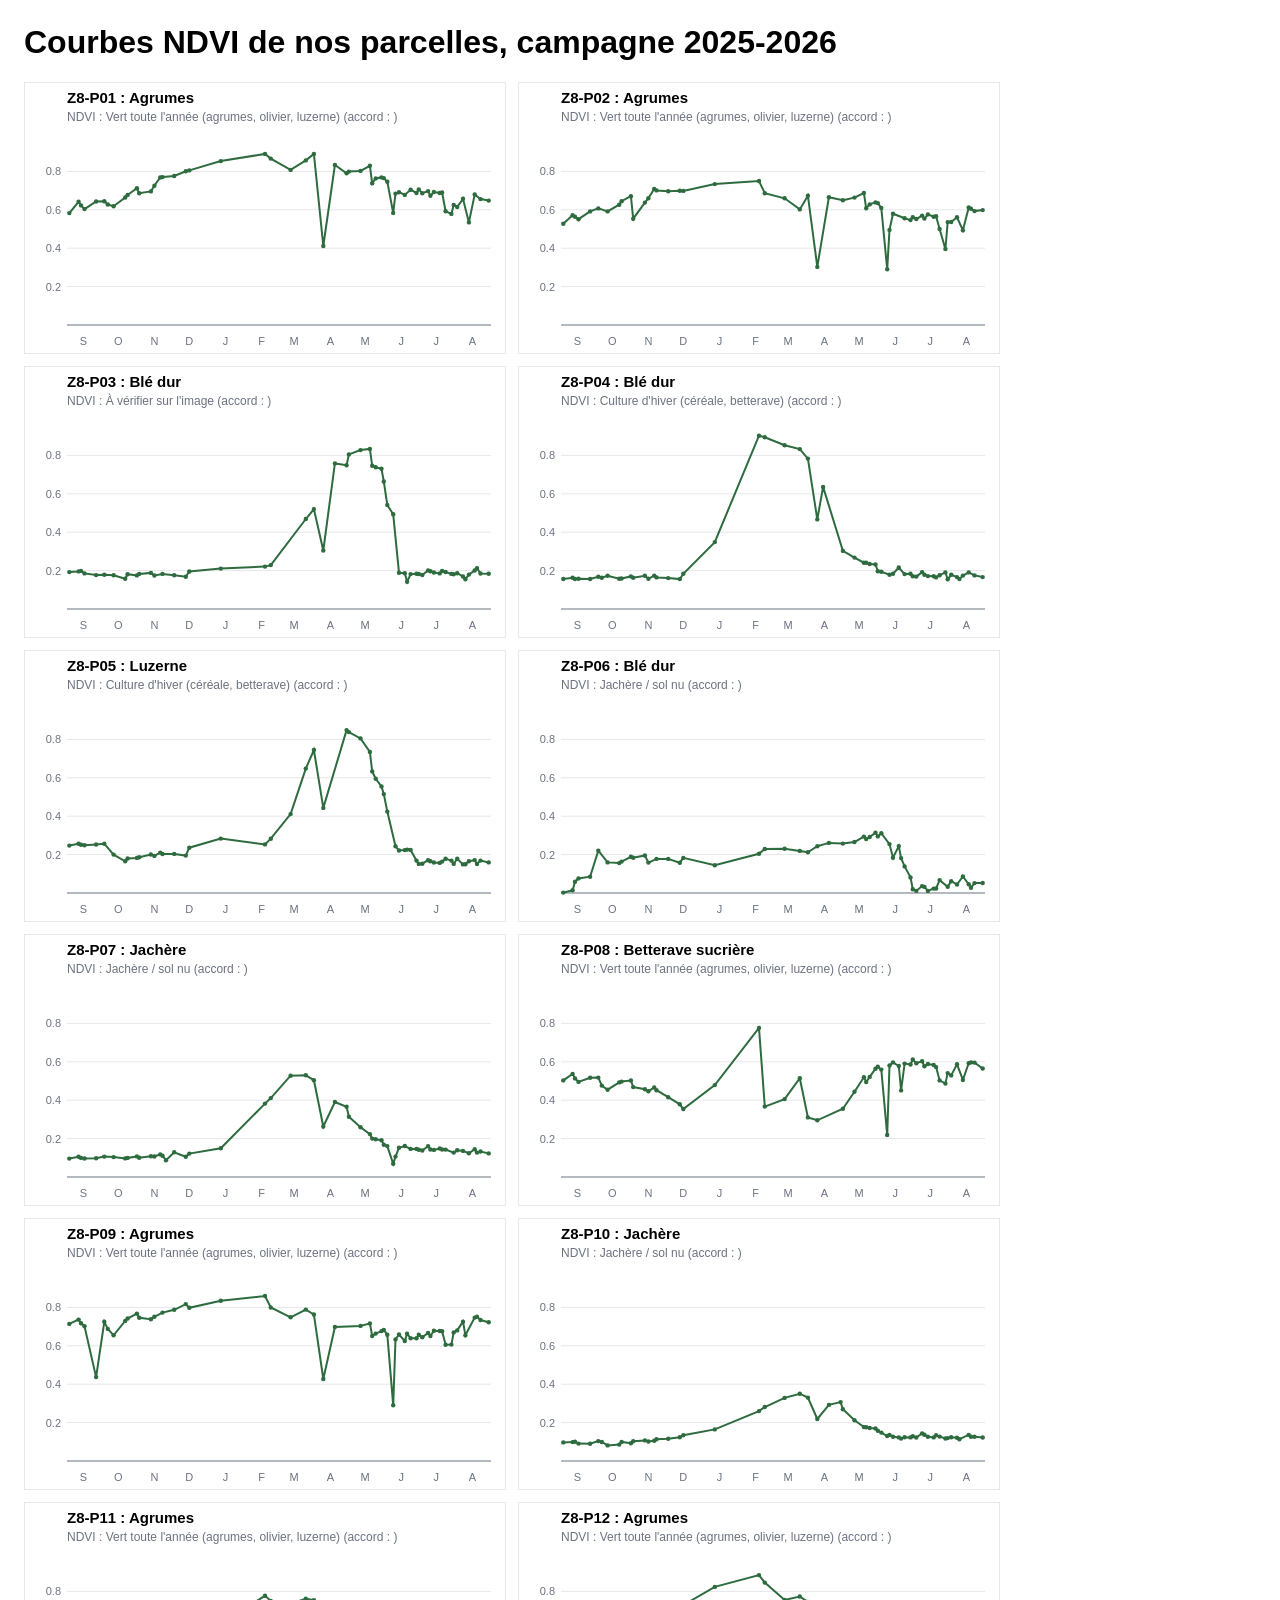
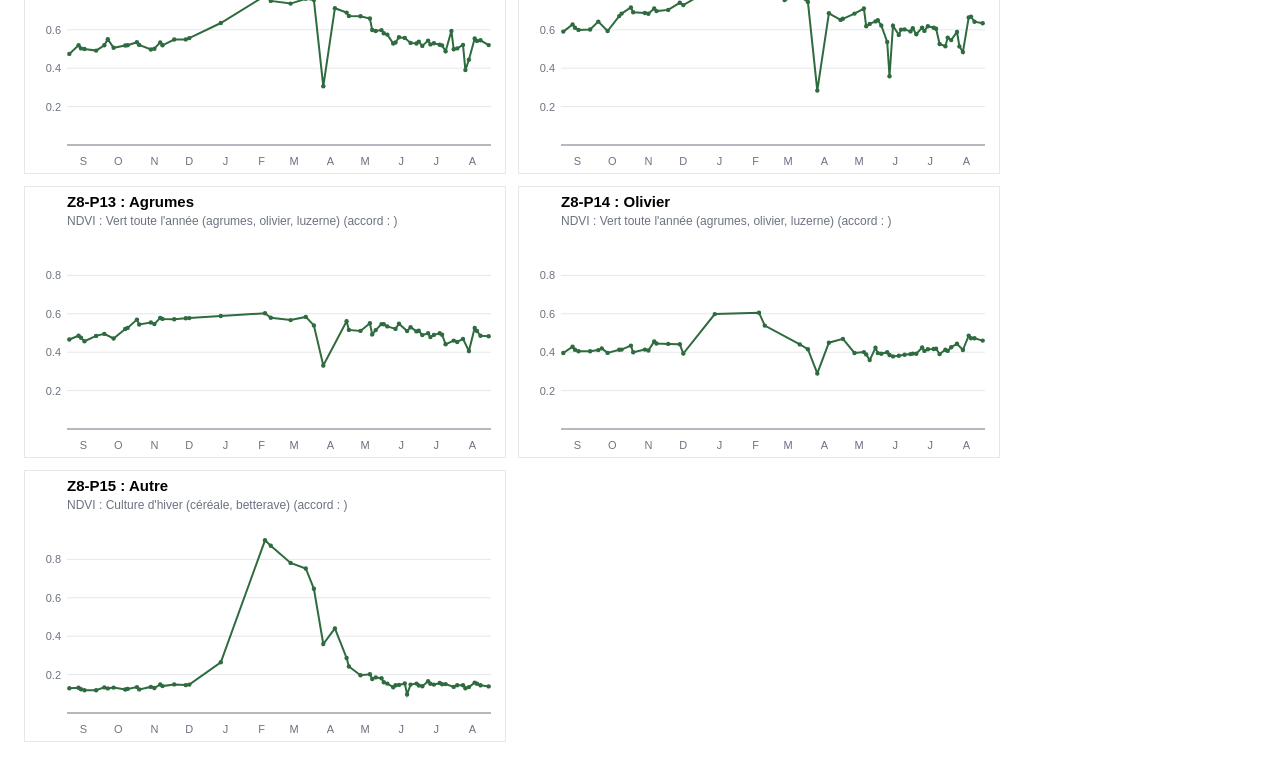
<file: data/graphes/index.html>
<!doctype html><html lang="fr"><head><meta charset="utf-8">
<title>Courbes NDVI 2025-2026</title>
<style>body{font-family:Arial,sans-serif;margin:24px;background:#fff}div{display:flex;flex-wrap:wrap;gap:12px}svg{border:1px solid #E5E7EB}</style>
</head><body><h1>Courbes NDVI de nos parcelles, campagne 2025-2026</h1><div>
<svg xmlns="http://www.w3.org/2000/svg" width="480" height="270" viewBox="0 0 480 270" font-family="Arial, sans-serif">
<rect width="480" height="270" fill="white"/>
<text x="42" y="20" font-size="15" font-weight="bold">Z8-P01 : Agrumes</text>
<text x="42" y="38" font-size="12" fill="#6B7280">NDVI : Vert toute l&#x27;année (agrumes, olivier, luzerne) (accord : )</text>
<line x1="42" y1="203.6" x2="466" y2="203.6" stroke="#E5E7EB"/>
<text x="36" y="207.6" font-size="11" fill="#6B7280" text-anchor="end">0.2</text>
<line x1="42" y1="165.2" x2="466" y2="165.2" stroke="#E5E7EB"/>
<text x="36" y="169.2" font-size="11" fill="#6B7280" text-anchor="end">0.4</text>
<line x1="42" y1="126.8" x2="466" y2="126.8" stroke="#E5E7EB"/>
<text x="36" y="130.8" font-size="11" fill="#6B7280" text-anchor="end">0.6</text>
<line x1="42" y1="88.4" x2="466" y2="88.4" stroke="#E5E7EB"/>
<text x="36" y="92.4" font-size="11" fill="#6B7280" text-anchor="end">0.8</text>
<text x="58.3" y="262" font-size="11" fill="#6B7280" text-anchor="middle">S</text>
<text x="93.3" y="262" font-size="11" fill="#6B7280" text-anchor="middle">O</text>
<text x="129.4" y="262" font-size="11" fill="#6B7280" text-anchor="middle">N</text>
<text x="164.3" y="262" font-size="11" fill="#6B7280" text-anchor="middle">D</text>
<text x="200.4" y="262" font-size="11" fill="#6B7280" text-anchor="middle">J</text>
<text x="236.5" y="262" font-size="11" fill="#6B7280" text-anchor="middle">F</text>
<text x="269.1" y="262" font-size="11" fill="#6B7280" text-anchor="middle">M</text>
<text x="305.3" y="262" font-size="11" fill="#6B7280" text-anchor="middle">A</text>
<text x="340.2" y="262" font-size="11" fill="#6B7280" text-anchor="middle">M</text>
<text x="376.3" y="262" font-size="11" fill="#6B7280" text-anchor="middle">J</text>
<text x="411.3" y="262" font-size="11" fill="#6B7280" text-anchor="middle">J</text>
<text x="447.4" y="262" font-size="11" fill="#6B7280" text-anchor="middle">A</text>
<line x1="42" y1="242.0" x2="466" y2="242.0" stroke="#6B7280"/>
<polyline points="44.3,130.1 53.6,118.8 56.0,122.4 59.5,126.1 71.1,118.5 79.3,118.2 82.8,121.5 88.6,123.2 100.2,114.5 102.6,111.9 111.9,105.3 114.2,110.2 125.9,108.4 129.4,102.8 135.2,94.5 137.5,94.1 149.2,93.0 160.8,88.3 164.3,87.4 195.8,78.1 240.0,70.9 245.8,75.6 265.6,86.9 280.8,77.4 288.9,71.0 298.3,163.0 309.9,82.0 321.6,90.2 323.9,88.6 335.5,87.9 344.9,82.8 347.2,100.3 350.7,95.4 356.5,94.4 358.8,95.1 362.3,98.8 368.2,129.9 370.5,110.6 374.0,109.2 379.8,111.9 385.6,106.8 391.5,110.0 393.8,106.4 397.3,110.2 403.1,108.1 405.4,112.8 408.9,109.0 414.7,110.0 417.1,109.5 420.6,128.2 426.4,130.9 428.7,121.9 432.2,124.0 438.0,115.8 443.9,139.4 449.7,111.5 455.5,116.1 463.7,117.6" fill="none" stroke="#2E6B3F" stroke-width="2"/>
<circle cx="44.3" cy="130.1" r="2.2" fill="#2E6B3F"/>
<circle cx="53.6" cy="118.8" r="2.2" fill="#2E6B3F"/>
<circle cx="56.0" cy="122.4" r="2.2" fill="#2E6B3F"/>
<circle cx="59.5" cy="126.1" r="2.2" fill="#2E6B3F"/>
<circle cx="71.1" cy="118.5" r="2.2" fill="#2E6B3F"/>
<circle cx="79.3" cy="118.2" r="2.2" fill="#2E6B3F"/>
<circle cx="82.8" cy="121.5" r="2.2" fill="#2E6B3F"/>
<circle cx="88.6" cy="123.2" r="2.2" fill="#2E6B3F"/>
<circle cx="100.2" cy="114.5" r="2.2" fill="#2E6B3F"/>
<circle cx="102.6" cy="111.9" r="2.2" fill="#2E6B3F"/>
<circle cx="111.9" cy="105.3" r="2.2" fill="#2E6B3F"/>
<circle cx="114.2" cy="110.2" r="2.2" fill="#2E6B3F"/>
<circle cx="125.9" cy="108.4" r="2.2" fill="#2E6B3F"/>
<circle cx="129.4" cy="102.8" r="2.2" fill="#2E6B3F"/>
<circle cx="135.2" cy="94.5" r="2.2" fill="#2E6B3F"/>
<circle cx="137.5" cy="94.1" r="2.2" fill="#2E6B3F"/>
<circle cx="149.2" cy="93.0" r="2.2" fill="#2E6B3F"/>
<circle cx="160.8" cy="88.3" r="2.2" fill="#2E6B3F"/>
<circle cx="164.3" cy="87.4" r="2.2" fill="#2E6B3F"/>
<circle cx="195.8" cy="78.1" r="2.2" fill="#2E6B3F"/>
<circle cx="240.0" cy="70.9" r="2.2" fill="#2E6B3F"/>
<circle cx="245.8" cy="75.6" r="2.2" fill="#2E6B3F"/>
<circle cx="265.6" cy="86.9" r="2.2" fill="#2E6B3F"/>
<circle cx="280.8" cy="77.4" r="2.2" fill="#2E6B3F"/>
<circle cx="288.9" cy="71.0" r="2.2" fill="#2E6B3F"/>
<circle cx="298.3" cy="163.0" r="2.2" fill="#2E6B3F"/>
<circle cx="309.9" cy="82.0" r="2.2" fill="#2E6B3F"/>
<circle cx="321.6" cy="90.2" r="2.2" fill="#2E6B3F"/>
<circle cx="323.9" cy="88.6" r="2.2" fill="#2E6B3F"/>
<circle cx="335.5" cy="87.9" r="2.2" fill="#2E6B3F"/>
<circle cx="344.9" cy="82.8" r="2.2" fill="#2E6B3F"/>
<circle cx="347.2" cy="100.3" r="2.2" fill="#2E6B3F"/>
<circle cx="350.7" cy="95.4" r="2.2" fill="#2E6B3F"/>
<circle cx="356.5" cy="94.4" r="2.2" fill="#2E6B3F"/>
<circle cx="358.8" cy="95.1" r="2.2" fill="#2E6B3F"/>
<circle cx="362.3" cy="98.8" r="2.2" fill="#2E6B3F"/>
<circle cx="368.2" cy="129.9" r="2.2" fill="#2E6B3F"/>
<circle cx="370.5" cy="110.6" r="2.2" fill="#2E6B3F"/>
<circle cx="374.0" cy="109.2" r="2.2" fill="#2E6B3F"/>
<circle cx="379.8" cy="111.9" r="2.2" fill="#2E6B3F"/>
<circle cx="385.6" cy="106.8" r="2.2" fill="#2E6B3F"/>
<circle cx="391.5" cy="110.0" r="2.2" fill="#2E6B3F"/>
<circle cx="393.8" cy="106.4" r="2.2" fill="#2E6B3F"/>
<circle cx="397.3" cy="110.2" r="2.2" fill="#2E6B3F"/>
<circle cx="403.1" cy="108.1" r="2.2" fill="#2E6B3F"/>
<circle cx="405.4" cy="112.8" r="2.2" fill="#2E6B3F"/>
<circle cx="408.9" cy="109.0" r="2.2" fill="#2E6B3F"/>
<circle cx="414.7" cy="110.0" r="2.2" fill="#2E6B3F"/>
<circle cx="417.1" cy="109.5" r="2.2" fill="#2E6B3F"/>
<circle cx="420.6" cy="128.2" r="2.2" fill="#2E6B3F"/>
<circle cx="426.4" cy="130.9" r="2.2" fill="#2E6B3F"/>
<circle cx="428.7" cy="121.9" r="2.2" fill="#2E6B3F"/>
<circle cx="432.2" cy="124.0" r="2.2" fill="#2E6B3F"/>
<circle cx="438.0" cy="115.8" r="2.2" fill="#2E6B3F"/>
<circle cx="443.9" cy="139.4" r="2.2" fill="#2E6B3F"/>
<circle cx="449.7" cy="111.5" r="2.2" fill="#2E6B3F"/>
<circle cx="455.5" cy="116.1" r="2.2" fill="#2E6B3F"/>
<circle cx="463.7" cy="117.6" r="2.2" fill="#2E6B3F"/>
</svg>
<svg xmlns="http://www.w3.org/2000/svg" width="480" height="270" viewBox="0 0 480 270" font-family="Arial, sans-serif">
<rect width="480" height="270" fill="white"/>
<text x="42" y="20" font-size="15" font-weight="bold">Z8-P02 : Agrumes</text>
<text x="42" y="38" font-size="12" fill="#6B7280">NDVI : Vert toute l&#x27;année (agrumes, olivier, luzerne) (accord : )</text>
<line x1="42" y1="203.6" x2="466" y2="203.6" stroke="#E5E7EB"/>
<text x="36" y="207.6" font-size="11" fill="#6B7280" text-anchor="end">0.2</text>
<line x1="42" y1="165.2" x2="466" y2="165.2" stroke="#E5E7EB"/>
<text x="36" y="169.2" font-size="11" fill="#6B7280" text-anchor="end">0.4</text>
<line x1="42" y1="126.8" x2="466" y2="126.8" stroke="#E5E7EB"/>
<text x="36" y="130.8" font-size="11" fill="#6B7280" text-anchor="end">0.6</text>
<line x1="42" y1="88.4" x2="466" y2="88.4" stroke="#E5E7EB"/>
<text x="36" y="92.4" font-size="11" fill="#6B7280" text-anchor="end">0.8</text>
<text x="58.3" y="262" font-size="11" fill="#6B7280" text-anchor="middle">S</text>
<text x="93.3" y="262" font-size="11" fill="#6B7280" text-anchor="middle">O</text>
<text x="129.4" y="262" font-size="11" fill="#6B7280" text-anchor="middle">N</text>
<text x="164.3" y="262" font-size="11" fill="#6B7280" text-anchor="middle">D</text>
<text x="200.4" y="262" font-size="11" fill="#6B7280" text-anchor="middle">J</text>
<text x="236.5" y="262" font-size="11" fill="#6B7280" text-anchor="middle">F</text>
<text x="269.1" y="262" font-size="11" fill="#6B7280" text-anchor="middle">M</text>
<text x="305.3" y="262" font-size="11" fill="#6B7280" text-anchor="middle">A</text>
<text x="340.2" y="262" font-size="11" fill="#6B7280" text-anchor="middle">M</text>
<text x="376.3" y="262" font-size="11" fill="#6B7280" text-anchor="middle">J</text>
<text x="411.3" y="262" font-size="11" fill="#6B7280" text-anchor="middle">J</text>
<text x="447.4" y="262" font-size="11" fill="#6B7280" text-anchor="middle">A</text>
<line x1="42" y1="242.0" x2="466" y2="242.0" stroke="#6B7280"/>
<polyline points="44.3,140.8 53.6,132.2 56.0,133.7 59.5,136.2 71.1,128.4 79.3,125.4 88.6,128.4 100.2,121.7 102.6,118.2 111.9,113.2 114.2,135.7 125.9,119.6 129.4,115.2 135.2,105.9 137.5,107.4 149.2,108.3 160.8,107.7 164.3,107.9 195.8,101.1 240.0,98.0 245.8,110.2 265.6,115.3 280.8,126.4 288.9,112.7 298.3,183.9 309.9,114.3 323.9,117.3 335.5,114.6 344.9,110.0 347.2,125.3 350.7,121.4 356.5,119.4 358.8,120.1 362.3,124.9 368.2,186.2 370.5,146.9 374.0,130.7 385.6,135.2 391.5,137.1 393.8,134.2 397.3,136.0 403.1,132.6 405.4,135.6 408.9,131.4 414.7,133.7 417.1,133.3 420.6,145.9 426.4,166.0 428.7,139.1 432.2,139.0 438.0,134.3 443.9,147.2 449.7,124.4 452.0,125.7 455.5,128.1 463.7,127.1" fill="none" stroke="#2E6B3F" stroke-width="2"/>
<circle cx="44.3" cy="140.8" r="2.2" fill="#2E6B3F"/>
<circle cx="53.6" cy="132.2" r="2.2" fill="#2E6B3F"/>
<circle cx="56.0" cy="133.7" r="2.2" fill="#2E6B3F"/>
<circle cx="59.5" cy="136.2" r="2.2" fill="#2E6B3F"/>
<circle cx="71.1" cy="128.4" r="2.2" fill="#2E6B3F"/>
<circle cx="79.3" cy="125.4" r="2.2" fill="#2E6B3F"/>
<circle cx="88.6" cy="128.4" r="2.2" fill="#2E6B3F"/>
<circle cx="100.2" cy="121.7" r="2.2" fill="#2E6B3F"/>
<circle cx="102.6" cy="118.2" r="2.2" fill="#2E6B3F"/>
<circle cx="111.9" cy="113.2" r="2.2" fill="#2E6B3F"/>
<circle cx="114.2" cy="135.7" r="2.2" fill="#2E6B3F"/>
<circle cx="125.9" cy="119.6" r="2.2" fill="#2E6B3F"/>
<circle cx="129.4" cy="115.2" r="2.2" fill="#2E6B3F"/>
<circle cx="135.2" cy="105.9" r="2.2" fill="#2E6B3F"/>
<circle cx="137.5" cy="107.4" r="2.2" fill="#2E6B3F"/>
<circle cx="149.2" cy="108.3" r="2.2" fill="#2E6B3F"/>
<circle cx="160.8" cy="107.7" r="2.2" fill="#2E6B3F"/>
<circle cx="164.3" cy="107.9" r="2.2" fill="#2E6B3F"/>
<circle cx="195.8" cy="101.1" r="2.2" fill="#2E6B3F"/>
<circle cx="240.0" cy="98.0" r="2.2" fill="#2E6B3F"/>
<circle cx="245.8" cy="110.2" r="2.2" fill="#2E6B3F"/>
<circle cx="265.6" cy="115.3" r="2.2" fill="#2E6B3F"/>
<circle cx="280.8" cy="126.4" r="2.2" fill="#2E6B3F"/>
<circle cx="288.9" cy="112.7" r="2.2" fill="#2E6B3F"/>
<circle cx="298.3" cy="183.9" r="2.2" fill="#2E6B3F"/>
<circle cx="309.9" cy="114.3" r="2.2" fill="#2E6B3F"/>
<circle cx="323.9" cy="117.3" r="2.2" fill="#2E6B3F"/>
<circle cx="335.5" cy="114.6" r="2.2" fill="#2E6B3F"/>
<circle cx="344.9" cy="110.0" r="2.2" fill="#2E6B3F"/>
<circle cx="347.2" cy="125.3" r="2.2" fill="#2E6B3F"/>
<circle cx="350.7" cy="121.4" r="2.2" fill="#2E6B3F"/>
<circle cx="356.5" cy="119.4" r="2.2" fill="#2E6B3F"/>
<circle cx="358.8" cy="120.1" r="2.2" fill="#2E6B3F"/>
<circle cx="362.3" cy="124.9" r="2.2" fill="#2E6B3F"/>
<circle cx="368.2" cy="186.2" r="2.2" fill="#2E6B3F"/>
<circle cx="370.5" cy="146.9" r="2.2" fill="#2E6B3F"/>
<circle cx="374.0" cy="130.7" r="2.2" fill="#2E6B3F"/>
<circle cx="385.6" cy="135.2" r="2.2" fill="#2E6B3F"/>
<circle cx="391.5" cy="137.1" r="2.2" fill="#2E6B3F"/>
<circle cx="393.8" cy="134.2" r="2.2" fill="#2E6B3F"/>
<circle cx="397.3" cy="136.0" r="2.2" fill="#2E6B3F"/>
<circle cx="403.1" cy="132.6" r="2.2" fill="#2E6B3F"/>
<circle cx="405.4" cy="135.6" r="2.2" fill="#2E6B3F"/>
<circle cx="408.9" cy="131.4" r="2.2" fill="#2E6B3F"/>
<circle cx="414.7" cy="133.7" r="2.2" fill="#2E6B3F"/>
<circle cx="417.1" cy="133.3" r="2.2" fill="#2E6B3F"/>
<circle cx="420.6" cy="145.9" r="2.2" fill="#2E6B3F"/>
<circle cx="426.4" cy="166.0" r="2.2" fill="#2E6B3F"/>
<circle cx="428.7" cy="139.1" r="2.2" fill="#2E6B3F"/>
<circle cx="432.2" cy="139.0" r="2.2" fill="#2E6B3F"/>
<circle cx="438.0" cy="134.3" r="2.2" fill="#2E6B3F"/>
<circle cx="443.9" cy="147.2" r="2.2" fill="#2E6B3F"/>
<circle cx="449.7" cy="124.4" r="2.2" fill="#2E6B3F"/>
<circle cx="452.0" cy="125.7" r="2.2" fill="#2E6B3F"/>
<circle cx="455.5" cy="128.1" r="2.2" fill="#2E6B3F"/>
<circle cx="463.7" cy="127.1" r="2.2" fill="#2E6B3F"/>
</svg>
<svg xmlns="http://www.w3.org/2000/svg" width="480" height="270" viewBox="0 0 480 270" font-family="Arial, sans-serif">
<rect width="480" height="270" fill="white"/>
<text x="42" y="20" font-size="15" font-weight="bold">Z8-P03 : Blé dur</text>
<text x="42" y="38" font-size="12" fill="#6B7280">NDVI : À vérifier sur l&#x27;image (accord : )</text>
<line x1="42" y1="203.6" x2="466" y2="203.6" stroke="#E5E7EB"/>
<text x="36" y="207.6" font-size="11" fill="#6B7280" text-anchor="end">0.2</text>
<line x1="42" y1="165.2" x2="466" y2="165.2" stroke="#E5E7EB"/>
<text x="36" y="169.2" font-size="11" fill="#6B7280" text-anchor="end">0.4</text>
<line x1="42" y1="126.8" x2="466" y2="126.8" stroke="#E5E7EB"/>
<text x="36" y="130.8" font-size="11" fill="#6B7280" text-anchor="end">0.6</text>
<line x1="42" y1="88.4" x2="466" y2="88.4" stroke="#E5E7EB"/>
<text x="36" y="92.4" font-size="11" fill="#6B7280" text-anchor="end">0.8</text>
<text x="58.3" y="262" font-size="11" fill="#6B7280" text-anchor="middle">S</text>
<text x="93.3" y="262" font-size="11" fill="#6B7280" text-anchor="middle">O</text>
<text x="129.4" y="262" font-size="11" fill="#6B7280" text-anchor="middle">N</text>
<text x="164.3" y="262" font-size="11" fill="#6B7280" text-anchor="middle">D</text>
<text x="200.4" y="262" font-size="11" fill="#6B7280" text-anchor="middle">J</text>
<text x="236.5" y="262" font-size="11" fill="#6B7280" text-anchor="middle">F</text>
<text x="269.1" y="262" font-size="11" fill="#6B7280" text-anchor="middle">M</text>
<text x="305.3" y="262" font-size="11" fill="#6B7280" text-anchor="middle">A</text>
<text x="340.2" y="262" font-size="11" fill="#6B7280" text-anchor="middle">M</text>
<text x="376.3" y="262" font-size="11" fill="#6B7280" text-anchor="middle">J</text>
<text x="411.3" y="262" font-size="11" fill="#6B7280" text-anchor="middle">J</text>
<text x="447.4" y="262" font-size="11" fill="#6B7280" text-anchor="middle">A</text>
<line x1="42" y1="242.0" x2="466" y2="242.0" stroke="#6B7280"/>
<polyline points="44.3,205.1 53.6,204.4 56.0,203.9 59.5,206.4 71.1,208.1 79.3,207.8 88.6,208.3 100.2,211.7 102.6,207.2 111.9,208.4 114.2,206.9 125.9,205.9 129.4,208.5 137.5,206.9 149.2,208.2 160.8,209.7 164.3,204.5 195.8,201.6 240.0,199.6 245.8,198.1 280.8,152.0 288.9,142.1 298.3,183.5 309.9,96.4 321.6,98.2 323.9,87.4 335.5,83.1 344.9,81.9 347.2,98.8 350.7,100.2 356.5,101.8 358.8,114.5 362.3,138.0 368.2,147.3 374.0,205.7 379.8,206.2 382.1,214.8 385.6,207.1 391.5,206.7 393.8,207.0 397.3,208.0 403.1,203.4 405.4,204.3 408.9,205.5 414.7,206.4 417.1,204.0 420.6,205.0 426.4,206.9 428.7,207.2 432.2,206.2 438.0,209.5 440.4,212.2 443.9,207.6 449.7,203.5 452.0,201.1 455.5,206.5 463.7,206.7" fill="none" stroke="#2E6B3F" stroke-width="2"/>
<circle cx="44.3" cy="205.1" r="2.2" fill="#2E6B3F"/>
<circle cx="53.6" cy="204.4" r="2.2" fill="#2E6B3F"/>
<circle cx="56.0" cy="203.9" r="2.2" fill="#2E6B3F"/>
<circle cx="59.5" cy="206.4" r="2.2" fill="#2E6B3F"/>
<circle cx="71.1" cy="208.1" r="2.2" fill="#2E6B3F"/>
<circle cx="79.3" cy="207.8" r="2.2" fill="#2E6B3F"/>
<circle cx="88.6" cy="208.3" r="2.2" fill="#2E6B3F"/>
<circle cx="100.2" cy="211.7" r="2.2" fill="#2E6B3F"/>
<circle cx="102.6" cy="207.2" r="2.2" fill="#2E6B3F"/>
<circle cx="111.9" cy="208.4" r="2.2" fill="#2E6B3F"/>
<circle cx="114.2" cy="206.9" r="2.2" fill="#2E6B3F"/>
<circle cx="125.9" cy="205.9" r="2.2" fill="#2E6B3F"/>
<circle cx="129.4" cy="208.5" r="2.2" fill="#2E6B3F"/>
<circle cx="137.5" cy="206.9" r="2.2" fill="#2E6B3F"/>
<circle cx="149.2" cy="208.2" r="2.2" fill="#2E6B3F"/>
<circle cx="160.8" cy="209.7" r="2.2" fill="#2E6B3F"/>
<circle cx="164.3" cy="204.5" r="2.2" fill="#2E6B3F"/>
<circle cx="195.8" cy="201.6" r="2.2" fill="#2E6B3F"/>
<circle cx="240.0" cy="199.6" r="2.2" fill="#2E6B3F"/>
<circle cx="245.8" cy="198.1" r="2.2" fill="#2E6B3F"/>
<circle cx="280.8" cy="152.0" r="2.2" fill="#2E6B3F"/>
<circle cx="288.9" cy="142.1" r="2.2" fill="#2E6B3F"/>
<circle cx="298.3" cy="183.5" r="2.2" fill="#2E6B3F"/>
<circle cx="309.9" cy="96.4" r="2.2" fill="#2E6B3F"/>
<circle cx="321.6" cy="98.2" r="2.2" fill="#2E6B3F"/>
<circle cx="323.9" cy="87.4" r="2.2" fill="#2E6B3F"/>
<circle cx="335.5" cy="83.1" r="2.2" fill="#2E6B3F"/>
<circle cx="344.9" cy="81.9" r="2.2" fill="#2E6B3F"/>
<circle cx="347.2" cy="98.8" r="2.2" fill="#2E6B3F"/>
<circle cx="350.7" cy="100.2" r="2.2" fill="#2E6B3F"/>
<circle cx="356.5" cy="101.8" r="2.2" fill="#2E6B3F"/>
<circle cx="358.8" cy="114.5" r="2.2" fill="#2E6B3F"/>
<circle cx="362.3" cy="138.0" r="2.2" fill="#2E6B3F"/>
<circle cx="368.2" cy="147.3" r="2.2" fill="#2E6B3F"/>
<circle cx="374.0" cy="205.7" r="2.2" fill="#2E6B3F"/>
<circle cx="379.8" cy="206.2" r="2.2" fill="#2E6B3F"/>
<circle cx="382.1" cy="214.8" r="2.2" fill="#2E6B3F"/>
<circle cx="385.6" cy="207.1" r="2.2" fill="#2E6B3F"/>
<circle cx="391.5" cy="206.7" r="2.2" fill="#2E6B3F"/>
<circle cx="393.8" cy="207.0" r="2.2" fill="#2E6B3F"/>
<circle cx="397.3" cy="208.0" r="2.2" fill="#2E6B3F"/>
<circle cx="403.1" cy="203.4" r="2.2" fill="#2E6B3F"/>
<circle cx="405.4" cy="204.3" r="2.2" fill="#2E6B3F"/>
<circle cx="408.9" cy="205.5" r="2.2" fill="#2E6B3F"/>
<circle cx="414.7" cy="206.4" r="2.2" fill="#2E6B3F"/>
<circle cx="417.1" cy="204.0" r="2.2" fill="#2E6B3F"/>
<circle cx="420.6" cy="205.0" r="2.2" fill="#2E6B3F"/>
<circle cx="426.4" cy="206.9" r="2.2" fill="#2E6B3F"/>
<circle cx="428.7" cy="207.2" r="2.2" fill="#2E6B3F"/>
<circle cx="432.2" cy="206.2" r="2.2" fill="#2E6B3F"/>
<circle cx="438.0" cy="209.5" r="2.2" fill="#2E6B3F"/>
<circle cx="440.4" cy="212.2" r="2.2" fill="#2E6B3F"/>
<circle cx="443.9" cy="207.6" r="2.2" fill="#2E6B3F"/>
<circle cx="449.7" cy="203.5" r="2.2" fill="#2E6B3F"/>
<circle cx="452.0" cy="201.1" r="2.2" fill="#2E6B3F"/>
<circle cx="455.5" cy="206.5" r="2.2" fill="#2E6B3F"/>
<circle cx="463.7" cy="206.7" r="2.2" fill="#2E6B3F"/>
</svg>
<svg xmlns="http://www.w3.org/2000/svg" width="480" height="270" viewBox="0 0 480 270" font-family="Arial, sans-serif">
<rect width="480" height="270" fill="white"/>
<text x="42" y="20" font-size="15" font-weight="bold">Z8-P04 : Blé dur</text>
<text x="42" y="38" font-size="12" fill="#6B7280">NDVI : Culture d&#x27;hiver (céréale, betterave) (accord : )</text>
<line x1="42" y1="203.6" x2="466" y2="203.6" stroke="#E5E7EB"/>
<text x="36" y="207.6" font-size="11" fill="#6B7280" text-anchor="end">0.2</text>
<line x1="42" y1="165.2" x2="466" y2="165.2" stroke="#E5E7EB"/>
<text x="36" y="169.2" font-size="11" fill="#6B7280" text-anchor="end">0.4</text>
<line x1="42" y1="126.8" x2="466" y2="126.8" stroke="#E5E7EB"/>
<text x="36" y="130.8" font-size="11" fill="#6B7280" text-anchor="end">0.6</text>
<line x1="42" y1="88.4" x2="466" y2="88.4" stroke="#E5E7EB"/>
<text x="36" y="92.4" font-size="11" fill="#6B7280" text-anchor="end">0.8</text>
<text x="58.3" y="262" font-size="11" fill="#6B7280" text-anchor="middle">S</text>
<text x="93.3" y="262" font-size="11" fill="#6B7280" text-anchor="middle">O</text>
<text x="129.4" y="262" font-size="11" fill="#6B7280" text-anchor="middle">N</text>
<text x="164.3" y="262" font-size="11" fill="#6B7280" text-anchor="middle">D</text>
<text x="200.4" y="262" font-size="11" fill="#6B7280" text-anchor="middle">J</text>
<text x="236.5" y="262" font-size="11" fill="#6B7280" text-anchor="middle">F</text>
<text x="269.1" y="262" font-size="11" fill="#6B7280" text-anchor="middle">M</text>
<text x="305.3" y="262" font-size="11" fill="#6B7280" text-anchor="middle">A</text>
<text x="340.2" y="262" font-size="11" fill="#6B7280" text-anchor="middle">M</text>
<text x="376.3" y="262" font-size="11" fill="#6B7280" text-anchor="middle">J</text>
<text x="411.3" y="262" font-size="11" fill="#6B7280" text-anchor="middle">J</text>
<text x="447.4" y="262" font-size="11" fill="#6B7280" text-anchor="middle">A</text>
<line x1="42" y1="242.0" x2="466" y2="242.0" stroke="#6B7280"/>
<polyline points="44.3,212.0 53.6,210.7 56.0,212.0 59.5,211.7 71.1,212.0 79.3,209.7 82.8,210.7 88.6,208.8 100.2,211.7 102.6,211.5 111.9,209.4 114.2,210.7 125.9,208.7 129.4,211.8 135.2,208.6 137.5,210.4 149.2,211.1 160.8,212.1 164.3,206.8 195.8,175.1 240.0,68.7 245.8,70.3 265.6,78.2 280.8,82.1 288.9,91.6 298.3,152.4 304.1,119.9 323.9,183.9 335.5,190.6 344.9,195.7 347.2,195.8 350.7,197.0 356.5,197.4 358.8,204.2 362.3,204.8 370.5,207.7 374.0,206.8 379.8,200.5 385.6,207.1 391.5,206.7 393.8,209.3 397.3,209.6 403.1,205.1 405.4,207.7 408.9,209.1 414.7,209.2 417.1,210.4 420.6,208.2 426.4,205.4 428.7,212.3 432.2,207.8 438.0,210.1 440.4,212.1 443.9,208.6 449.7,205.4 455.5,208.4 463.7,210.1" fill="none" stroke="#2E6B3F" stroke-width="2"/>
<circle cx="44.3" cy="212.0" r="2.2" fill="#2E6B3F"/>
<circle cx="53.6" cy="210.7" r="2.2" fill="#2E6B3F"/>
<circle cx="56.0" cy="212.0" r="2.2" fill="#2E6B3F"/>
<circle cx="59.5" cy="211.7" r="2.2" fill="#2E6B3F"/>
<circle cx="71.1" cy="212.0" r="2.2" fill="#2E6B3F"/>
<circle cx="79.3" cy="209.7" r="2.2" fill="#2E6B3F"/>
<circle cx="82.8" cy="210.7" r="2.2" fill="#2E6B3F"/>
<circle cx="88.6" cy="208.8" r="2.2" fill="#2E6B3F"/>
<circle cx="100.2" cy="211.7" r="2.2" fill="#2E6B3F"/>
<circle cx="102.6" cy="211.5" r="2.2" fill="#2E6B3F"/>
<circle cx="111.9" cy="209.4" r="2.2" fill="#2E6B3F"/>
<circle cx="114.2" cy="210.7" r="2.2" fill="#2E6B3F"/>
<circle cx="125.9" cy="208.7" r="2.2" fill="#2E6B3F"/>
<circle cx="129.4" cy="211.8" r="2.2" fill="#2E6B3F"/>
<circle cx="135.2" cy="208.6" r="2.2" fill="#2E6B3F"/>
<circle cx="137.5" cy="210.4" r="2.2" fill="#2E6B3F"/>
<circle cx="149.2" cy="211.1" r="2.2" fill="#2E6B3F"/>
<circle cx="160.8" cy="212.1" r="2.2" fill="#2E6B3F"/>
<circle cx="164.3" cy="206.8" r="2.2" fill="#2E6B3F"/>
<circle cx="195.8" cy="175.1" r="2.2" fill="#2E6B3F"/>
<circle cx="240.0" cy="68.7" r="2.2" fill="#2E6B3F"/>
<circle cx="245.8" cy="70.3" r="2.2" fill="#2E6B3F"/>
<circle cx="265.6" cy="78.2" r="2.2" fill="#2E6B3F"/>
<circle cx="280.8" cy="82.1" r="2.2" fill="#2E6B3F"/>
<circle cx="288.9" cy="91.6" r="2.2" fill="#2E6B3F"/>
<circle cx="298.3" cy="152.4" r="2.2" fill="#2E6B3F"/>
<circle cx="304.1" cy="119.9" r="2.2" fill="#2E6B3F"/>
<circle cx="323.9" cy="183.9" r="2.2" fill="#2E6B3F"/>
<circle cx="335.5" cy="190.6" r="2.2" fill="#2E6B3F"/>
<circle cx="344.9" cy="195.7" r="2.2" fill="#2E6B3F"/>
<circle cx="347.2" cy="195.8" r="2.2" fill="#2E6B3F"/>
<circle cx="350.7" cy="197.0" r="2.2" fill="#2E6B3F"/>
<circle cx="356.5" cy="197.4" r="2.2" fill="#2E6B3F"/>
<circle cx="358.8" cy="204.2" r="2.2" fill="#2E6B3F"/>
<circle cx="362.3" cy="204.8" r="2.2" fill="#2E6B3F"/>
<circle cx="370.5" cy="207.7" r="2.2" fill="#2E6B3F"/>
<circle cx="374.0" cy="206.8" r="2.2" fill="#2E6B3F"/>
<circle cx="379.8" cy="200.5" r="2.2" fill="#2E6B3F"/>
<circle cx="385.6" cy="207.1" r="2.2" fill="#2E6B3F"/>
<circle cx="391.5" cy="206.7" r="2.2" fill="#2E6B3F"/>
<circle cx="393.8" cy="209.3" r="2.2" fill="#2E6B3F"/>
<circle cx="397.3" cy="209.6" r="2.2" fill="#2E6B3F"/>
<circle cx="403.1" cy="205.1" r="2.2" fill="#2E6B3F"/>
<circle cx="405.4" cy="207.7" r="2.2" fill="#2E6B3F"/>
<circle cx="408.9" cy="209.1" r="2.2" fill="#2E6B3F"/>
<circle cx="414.7" cy="209.2" r="2.2" fill="#2E6B3F"/>
<circle cx="417.1" cy="210.4" r="2.2" fill="#2E6B3F"/>
<circle cx="420.6" cy="208.2" r="2.2" fill="#2E6B3F"/>
<circle cx="426.4" cy="205.4" r="2.2" fill="#2E6B3F"/>
<circle cx="428.7" cy="212.3" r="2.2" fill="#2E6B3F"/>
<circle cx="432.2" cy="207.8" r="2.2" fill="#2E6B3F"/>
<circle cx="438.0" cy="210.1" r="2.2" fill="#2E6B3F"/>
<circle cx="440.4" cy="212.1" r="2.2" fill="#2E6B3F"/>
<circle cx="443.9" cy="208.6" r="2.2" fill="#2E6B3F"/>
<circle cx="449.7" cy="205.4" r="2.2" fill="#2E6B3F"/>
<circle cx="455.5" cy="208.4" r="2.2" fill="#2E6B3F"/>
<circle cx="463.7" cy="210.1" r="2.2" fill="#2E6B3F"/>
</svg>
<svg xmlns="http://www.w3.org/2000/svg" width="480" height="270" viewBox="0 0 480 270" font-family="Arial, sans-serif">
<rect width="480" height="270" fill="white"/>
<text x="42" y="20" font-size="15" font-weight="bold">Z8-P05 : Luzerne</text>
<text x="42" y="38" font-size="12" fill="#6B7280">NDVI : Culture d&#x27;hiver (céréale, betterave) (accord : )</text>
<line x1="42" y1="203.6" x2="466" y2="203.6" stroke="#E5E7EB"/>
<text x="36" y="207.6" font-size="11" fill="#6B7280" text-anchor="end">0.2</text>
<line x1="42" y1="165.2" x2="466" y2="165.2" stroke="#E5E7EB"/>
<text x="36" y="169.2" font-size="11" fill="#6B7280" text-anchor="end">0.4</text>
<line x1="42" y1="126.8" x2="466" y2="126.8" stroke="#E5E7EB"/>
<text x="36" y="130.8" font-size="11" fill="#6B7280" text-anchor="end">0.6</text>
<line x1="42" y1="88.4" x2="466" y2="88.4" stroke="#E5E7EB"/>
<text x="36" y="92.4" font-size="11" fill="#6B7280" text-anchor="end">0.8</text>
<text x="58.3" y="262" font-size="11" fill="#6B7280" text-anchor="middle">S</text>
<text x="93.3" y="262" font-size="11" fill="#6B7280" text-anchor="middle">O</text>
<text x="129.4" y="262" font-size="11" fill="#6B7280" text-anchor="middle">N</text>
<text x="164.3" y="262" font-size="11" fill="#6B7280" text-anchor="middle">D</text>
<text x="200.4" y="262" font-size="11" fill="#6B7280" text-anchor="middle">J</text>
<text x="236.5" y="262" font-size="11" fill="#6B7280" text-anchor="middle">F</text>
<text x="269.1" y="262" font-size="11" fill="#6B7280" text-anchor="middle">M</text>
<text x="305.3" y="262" font-size="11" fill="#6B7280" text-anchor="middle">A</text>
<text x="340.2" y="262" font-size="11" fill="#6B7280" text-anchor="middle">M</text>
<text x="376.3" y="262" font-size="11" fill="#6B7280" text-anchor="middle">J</text>
<text x="411.3" y="262" font-size="11" fill="#6B7280" text-anchor="middle">J</text>
<text x="447.4" y="262" font-size="11" fill="#6B7280" text-anchor="middle">A</text>
<line x1="42" y1="242.0" x2="466" y2="242.0" stroke="#6B7280"/>
<polyline points="44.3,194.6 53.6,192.7 56.0,193.8 59.5,194.2 71.1,193.5 79.3,192.7 88.6,203.6 100.2,210.3 102.6,207.5 111.9,206.9 114.2,206.3 125.9,203.5 129.4,204.9 135.2,201.6 137.5,203.0 149.2,202.9 160.8,204.6 164.3,196.7 195.8,187.6 240.0,193.4 245.8,187.7 265.6,163.1 280.8,117.6 288.9,99.0 298.3,156.9 321.6,79.1 323.9,81.1 335.5,87.4 344.9,100.9 347.2,120.4 350.7,127.8 356.5,135.4 358.8,143.1 362.3,160.6 370.5,195.3 374.0,199.5 379.8,199.1 382.1,198.6 385.6,198.9 391.5,209.6 393.8,212.9 397.3,212.7 403.1,209.2 405.4,210.2 408.9,211.5 414.7,211.9 417.1,210.6 420.6,207.8 426.4,209.6 428.7,212.9 432.2,207.8 438.0,213.4 440.4,213.2 443.9,210.3 449.7,209.1 452.0,213.0 455.5,209.6 463.7,211.4" fill="none" stroke="#2E6B3F" stroke-width="2"/>
<circle cx="44.3" cy="194.6" r="2.2" fill="#2E6B3F"/>
<circle cx="53.6" cy="192.7" r="2.2" fill="#2E6B3F"/>
<circle cx="56.0" cy="193.8" r="2.2" fill="#2E6B3F"/>
<circle cx="59.5" cy="194.2" r="2.2" fill="#2E6B3F"/>
<circle cx="71.1" cy="193.5" r="2.2" fill="#2E6B3F"/>
<circle cx="79.3" cy="192.7" r="2.2" fill="#2E6B3F"/>
<circle cx="88.6" cy="203.6" r="2.2" fill="#2E6B3F"/>
<circle cx="100.2" cy="210.3" r="2.2" fill="#2E6B3F"/>
<circle cx="102.6" cy="207.5" r="2.2" fill="#2E6B3F"/>
<circle cx="111.9" cy="206.9" r="2.2" fill="#2E6B3F"/>
<circle cx="114.2" cy="206.3" r="2.2" fill="#2E6B3F"/>
<circle cx="125.9" cy="203.5" r="2.2" fill="#2E6B3F"/>
<circle cx="129.4" cy="204.9" r="2.2" fill="#2E6B3F"/>
<circle cx="135.2" cy="201.6" r="2.2" fill="#2E6B3F"/>
<circle cx="137.5" cy="203.0" r="2.2" fill="#2E6B3F"/>
<circle cx="149.2" cy="202.9" r="2.2" fill="#2E6B3F"/>
<circle cx="160.8" cy="204.6" r="2.2" fill="#2E6B3F"/>
<circle cx="164.3" cy="196.7" r="2.2" fill="#2E6B3F"/>
<circle cx="195.8" cy="187.6" r="2.2" fill="#2E6B3F"/>
<circle cx="240.0" cy="193.4" r="2.2" fill="#2E6B3F"/>
<circle cx="245.8" cy="187.7" r="2.2" fill="#2E6B3F"/>
<circle cx="265.6" cy="163.1" r="2.2" fill="#2E6B3F"/>
<circle cx="280.8" cy="117.6" r="2.2" fill="#2E6B3F"/>
<circle cx="288.9" cy="99.0" r="2.2" fill="#2E6B3F"/>
<circle cx="298.3" cy="156.9" r="2.2" fill="#2E6B3F"/>
<circle cx="321.6" cy="79.1" r="2.2" fill="#2E6B3F"/>
<circle cx="323.9" cy="81.1" r="2.2" fill="#2E6B3F"/>
<circle cx="335.5" cy="87.4" r="2.2" fill="#2E6B3F"/>
<circle cx="344.9" cy="100.9" r="2.2" fill="#2E6B3F"/>
<circle cx="347.2" cy="120.4" r="2.2" fill="#2E6B3F"/>
<circle cx="350.7" cy="127.8" r="2.2" fill="#2E6B3F"/>
<circle cx="356.5" cy="135.4" r="2.2" fill="#2E6B3F"/>
<circle cx="358.8" cy="143.1" r="2.2" fill="#2E6B3F"/>
<circle cx="362.3" cy="160.6" r="2.2" fill="#2E6B3F"/>
<circle cx="370.5" cy="195.3" r="2.2" fill="#2E6B3F"/>
<circle cx="374.0" cy="199.5" r="2.2" fill="#2E6B3F"/>
<circle cx="379.8" cy="199.1" r="2.2" fill="#2E6B3F"/>
<circle cx="382.1" cy="198.6" r="2.2" fill="#2E6B3F"/>
<circle cx="385.6" cy="198.9" r="2.2" fill="#2E6B3F"/>
<circle cx="391.5" cy="209.6" r="2.2" fill="#2E6B3F"/>
<circle cx="393.8" cy="212.9" r="2.2" fill="#2E6B3F"/>
<circle cx="397.3" cy="212.7" r="2.2" fill="#2E6B3F"/>
<circle cx="403.1" cy="209.2" r="2.2" fill="#2E6B3F"/>
<circle cx="405.4" cy="210.2" r="2.2" fill="#2E6B3F"/>
<circle cx="408.9" cy="211.5" r="2.2" fill="#2E6B3F"/>
<circle cx="414.7" cy="211.9" r="2.2" fill="#2E6B3F"/>
<circle cx="417.1" cy="210.6" r="2.2" fill="#2E6B3F"/>
<circle cx="420.6" cy="207.8" r="2.2" fill="#2E6B3F"/>
<circle cx="426.4" cy="209.6" r="2.2" fill="#2E6B3F"/>
<circle cx="428.7" cy="212.9" r="2.2" fill="#2E6B3F"/>
<circle cx="432.2" cy="207.8" r="2.2" fill="#2E6B3F"/>
<circle cx="438.0" cy="213.4" r="2.2" fill="#2E6B3F"/>
<circle cx="440.4" cy="213.2" r="2.2" fill="#2E6B3F"/>
<circle cx="443.9" cy="210.3" r="2.2" fill="#2E6B3F"/>
<circle cx="449.7" cy="209.1" r="2.2" fill="#2E6B3F"/>
<circle cx="452.0" cy="213.0" r="2.2" fill="#2E6B3F"/>
<circle cx="455.5" cy="209.6" r="2.2" fill="#2E6B3F"/>
<circle cx="463.7" cy="211.4" r="2.2" fill="#2E6B3F"/>
</svg>
<svg xmlns="http://www.w3.org/2000/svg" width="480" height="270" viewBox="0 0 480 270" font-family="Arial, sans-serif">
<rect width="480" height="270" fill="white"/>
<text x="42" y="20" font-size="15" font-weight="bold">Z8-P06 : Blé dur</text>
<text x="42" y="38" font-size="12" fill="#6B7280">NDVI : Jachère / sol nu (accord : )</text>
<line x1="42" y1="203.6" x2="466" y2="203.6" stroke="#E5E7EB"/>
<text x="36" y="207.6" font-size="11" fill="#6B7280" text-anchor="end">0.2</text>
<line x1="42" y1="165.2" x2="466" y2="165.2" stroke="#E5E7EB"/>
<text x="36" y="169.2" font-size="11" fill="#6B7280" text-anchor="end">0.4</text>
<line x1="42" y1="126.8" x2="466" y2="126.8" stroke="#E5E7EB"/>
<text x="36" y="130.8" font-size="11" fill="#6B7280" text-anchor="end">0.6</text>
<line x1="42" y1="88.4" x2="466" y2="88.4" stroke="#E5E7EB"/>
<text x="36" y="92.4" font-size="11" fill="#6B7280" text-anchor="end">0.8</text>
<text x="58.3" y="262" font-size="11" fill="#6B7280" text-anchor="middle">S</text>
<text x="93.3" y="262" font-size="11" fill="#6B7280" text-anchor="middle">O</text>
<text x="129.4" y="262" font-size="11" fill="#6B7280" text-anchor="middle">N</text>
<text x="164.3" y="262" font-size="11" fill="#6B7280" text-anchor="middle">D</text>
<text x="200.4" y="262" font-size="11" fill="#6B7280" text-anchor="middle">J</text>
<text x="236.5" y="262" font-size="11" fill="#6B7280" text-anchor="middle">F</text>
<text x="269.1" y="262" font-size="11" fill="#6B7280" text-anchor="middle">M</text>
<text x="305.3" y="262" font-size="11" fill="#6B7280" text-anchor="middle">A</text>
<text x="340.2" y="262" font-size="11" fill="#6B7280" text-anchor="middle">M</text>
<text x="376.3" y="262" font-size="11" fill="#6B7280" text-anchor="middle">J</text>
<text x="411.3" y="262" font-size="11" fill="#6B7280" text-anchor="middle">J</text>
<text x="447.4" y="262" font-size="11" fill="#6B7280" text-anchor="middle">A</text>
<line x1="42" y1="242.0" x2="466" y2="242.0" stroke="#6B7280"/>
<polyline points="44.3,241.6 53.6,239.3 56.0,230.7 59.5,227.4 71.1,225.7 79.3,199.6 88.6,211.4 100.2,212.1 102.6,210.6 111.9,205.8 114.2,206.8 125.9,204.5 129.4,211.6 137.5,207.9 149.2,207.9 160.8,211.7 164.3,206.9 195.8,214.3 240.0,202.8 245.8,198.0 265.6,197.8 280.8,199.9 288.9,201.3 298.3,195.2 309.9,191.9 323.9,192.6 335.5,191.0 344.9,185.6 347.2,188.1 350.7,186.0 356.5,181.6 358.8,185.4 362.3,182.2 370.5,193.1 374.0,206.7 379.8,195.1 382.1,207.1 385.6,215.4 391.5,226.4 393.8,238.2 397.3,239.9 403.1,235.1 405.4,235.9 408.9,239.9 414.7,237.6 417.1,237.5 420.6,229.1 428.7,235.7 432.2,230.2 438.0,233.5 443.9,225.5 449.7,233.2 452.0,236.8 455.5,232.1 463.7,232.0" fill="none" stroke="#2E6B3F" stroke-width="2"/>
<circle cx="44.3" cy="241.6" r="2.2" fill="#2E6B3F"/>
<circle cx="53.6" cy="239.3" r="2.2" fill="#2E6B3F"/>
<circle cx="56.0" cy="230.7" r="2.2" fill="#2E6B3F"/>
<circle cx="59.5" cy="227.4" r="2.2" fill="#2E6B3F"/>
<circle cx="71.1" cy="225.7" r="2.2" fill="#2E6B3F"/>
<circle cx="79.3" cy="199.6" r="2.2" fill="#2E6B3F"/>
<circle cx="88.6" cy="211.4" r="2.2" fill="#2E6B3F"/>
<circle cx="100.2" cy="212.1" r="2.2" fill="#2E6B3F"/>
<circle cx="102.6" cy="210.6" r="2.2" fill="#2E6B3F"/>
<circle cx="111.9" cy="205.8" r="2.2" fill="#2E6B3F"/>
<circle cx="114.2" cy="206.8" r="2.2" fill="#2E6B3F"/>
<circle cx="125.9" cy="204.5" r="2.2" fill="#2E6B3F"/>
<circle cx="129.4" cy="211.6" r="2.2" fill="#2E6B3F"/>
<circle cx="137.5" cy="207.9" r="2.2" fill="#2E6B3F"/>
<circle cx="149.2" cy="207.9" r="2.2" fill="#2E6B3F"/>
<circle cx="160.8" cy="211.7" r="2.2" fill="#2E6B3F"/>
<circle cx="164.3" cy="206.9" r="2.2" fill="#2E6B3F"/>
<circle cx="195.8" cy="214.3" r="2.2" fill="#2E6B3F"/>
<circle cx="240.0" cy="202.8" r="2.2" fill="#2E6B3F"/>
<circle cx="245.8" cy="198.0" r="2.2" fill="#2E6B3F"/>
<circle cx="265.6" cy="197.8" r="2.2" fill="#2E6B3F"/>
<circle cx="280.8" cy="199.9" r="2.2" fill="#2E6B3F"/>
<circle cx="288.9" cy="201.3" r="2.2" fill="#2E6B3F"/>
<circle cx="298.3" cy="195.2" r="2.2" fill="#2E6B3F"/>
<circle cx="309.9" cy="191.9" r="2.2" fill="#2E6B3F"/>
<circle cx="323.9" cy="192.6" r="2.2" fill="#2E6B3F"/>
<circle cx="335.5" cy="191.0" r="2.2" fill="#2E6B3F"/>
<circle cx="344.9" cy="185.6" r="2.2" fill="#2E6B3F"/>
<circle cx="347.2" cy="188.1" r="2.2" fill="#2E6B3F"/>
<circle cx="350.7" cy="186.0" r="2.2" fill="#2E6B3F"/>
<circle cx="356.5" cy="181.6" r="2.2" fill="#2E6B3F"/>
<circle cx="358.8" cy="185.4" r="2.2" fill="#2E6B3F"/>
<circle cx="362.3" cy="182.2" r="2.2" fill="#2E6B3F"/>
<circle cx="370.5" cy="193.1" r="2.2" fill="#2E6B3F"/>
<circle cx="374.0" cy="206.7" r="2.2" fill="#2E6B3F"/>
<circle cx="379.8" cy="195.1" r="2.2" fill="#2E6B3F"/>
<circle cx="382.1" cy="207.1" r="2.2" fill="#2E6B3F"/>
<circle cx="385.6" cy="215.4" r="2.2" fill="#2E6B3F"/>
<circle cx="391.5" cy="226.4" r="2.2" fill="#2E6B3F"/>
<circle cx="393.8" cy="238.2" r="2.2" fill="#2E6B3F"/>
<circle cx="397.3" cy="239.9" r="2.2" fill="#2E6B3F"/>
<circle cx="403.1" cy="235.1" r="2.2" fill="#2E6B3F"/>
<circle cx="405.4" cy="235.9" r="2.2" fill="#2E6B3F"/>
<circle cx="408.9" cy="239.9" r="2.2" fill="#2E6B3F"/>
<circle cx="414.7" cy="237.6" r="2.2" fill="#2E6B3F"/>
<circle cx="417.1" cy="237.5" r="2.2" fill="#2E6B3F"/>
<circle cx="420.6" cy="229.1" r="2.2" fill="#2E6B3F"/>
<circle cx="428.7" cy="235.7" r="2.2" fill="#2E6B3F"/>
<circle cx="432.2" cy="230.2" r="2.2" fill="#2E6B3F"/>
<circle cx="438.0" cy="233.5" r="2.2" fill="#2E6B3F"/>
<circle cx="443.9" cy="225.5" r="2.2" fill="#2E6B3F"/>
<circle cx="449.7" cy="233.2" r="2.2" fill="#2E6B3F"/>
<circle cx="452.0" cy="236.8" r="2.2" fill="#2E6B3F"/>
<circle cx="455.5" cy="232.1" r="2.2" fill="#2E6B3F"/>
<circle cx="463.7" cy="232.0" r="2.2" fill="#2E6B3F"/>
</svg>
<svg xmlns="http://www.w3.org/2000/svg" width="480" height="270" viewBox="0 0 480 270" font-family="Arial, sans-serif">
<rect width="480" height="270" fill="white"/>
<text x="42" y="20" font-size="15" font-weight="bold">Z8-P07 : Jachère</text>
<text x="42" y="38" font-size="12" fill="#6B7280">NDVI : Jachère / sol nu (accord : )</text>
<line x1="42" y1="203.6" x2="466" y2="203.6" stroke="#E5E7EB"/>
<text x="36" y="207.6" font-size="11" fill="#6B7280" text-anchor="end">0.2</text>
<line x1="42" y1="165.2" x2="466" y2="165.2" stroke="#E5E7EB"/>
<text x="36" y="169.2" font-size="11" fill="#6B7280" text-anchor="end">0.4</text>
<line x1="42" y1="126.8" x2="466" y2="126.8" stroke="#E5E7EB"/>
<text x="36" y="130.8" font-size="11" fill="#6B7280" text-anchor="end">0.6</text>
<line x1="42" y1="88.4" x2="466" y2="88.4" stroke="#E5E7EB"/>
<text x="36" y="92.4" font-size="11" fill="#6B7280" text-anchor="end">0.8</text>
<text x="58.3" y="262" font-size="11" fill="#6B7280" text-anchor="middle">S</text>
<text x="93.3" y="262" font-size="11" fill="#6B7280" text-anchor="middle">O</text>
<text x="129.4" y="262" font-size="11" fill="#6B7280" text-anchor="middle">N</text>
<text x="164.3" y="262" font-size="11" fill="#6B7280" text-anchor="middle">D</text>
<text x="200.4" y="262" font-size="11" fill="#6B7280" text-anchor="middle">J</text>
<text x="236.5" y="262" font-size="11" fill="#6B7280" text-anchor="middle">F</text>
<text x="269.1" y="262" font-size="11" fill="#6B7280" text-anchor="middle">M</text>
<text x="305.3" y="262" font-size="11" fill="#6B7280" text-anchor="middle">A</text>
<text x="340.2" y="262" font-size="11" fill="#6B7280" text-anchor="middle">M</text>
<text x="376.3" y="262" font-size="11" fill="#6B7280" text-anchor="middle">J</text>
<text x="411.3" y="262" font-size="11" fill="#6B7280" text-anchor="middle">J</text>
<text x="447.4" y="262" font-size="11" fill="#6B7280" text-anchor="middle">A</text>
<line x1="42" y1="242.0" x2="466" y2="242.0" stroke="#6B7280"/>
<polyline points="44.3,223.6 53.6,221.7 56.0,222.9 59.5,223.5 71.1,223.3 79.3,221.6 88.6,222.1 100.2,223.4 102.6,222.9 111.9,221.4 114.2,222.8 125.9,221.3 129.4,221.5 135.2,219.4 137.5,220.7 141.0,225.2 149.2,217.3 160.8,221.8 164.3,218.6 195.8,213.3 240.0,168.6 245.8,163.1 265.6,140.7 280.8,140.3 288.9,145.2 298.3,191.5 309.9,167.0 321.6,171.7 323.9,181.8 335.5,192.3 344.9,199.1 347.2,203.6 350.7,204.3 356.5,205.3 358.8,209.7 362.3,211.1 368.2,228.7 370.5,221.6 374.0,212.7 379.8,211.0 385.6,213.9 391.5,213.9 393.8,214.8 397.3,215.5 403.1,211.1 405.4,214.5 408.9,214.9 414.7,213.5 417.1,214.5 420.6,214.6 428.7,217.6 432.2,215.3 438.0,215.9 443.9,218.3 449.7,214.2 452.0,217.6 455.5,216.5 463.7,218.4" fill="none" stroke="#2E6B3F" stroke-width="2"/>
<circle cx="44.3" cy="223.6" r="2.2" fill="#2E6B3F"/>
<circle cx="53.6" cy="221.7" r="2.2" fill="#2E6B3F"/>
<circle cx="56.0" cy="222.9" r="2.2" fill="#2E6B3F"/>
<circle cx="59.5" cy="223.5" r="2.2" fill="#2E6B3F"/>
<circle cx="71.1" cy="223.3" r="2.2" fill="#2E6B3F"/>
<circle cx="79.3" cy="221.6" r="2.2" fill="#2E6B3F"/>
<circle cx="88.6" cy="222.1" r="2.2" fill="#2E6B3F"/>
<circle cx="100.2" cy="223.4" r="2.2" fill="#2E6B3F"/>
<circle cx="102.6" cy="222.9" r="2.2" fill="#2E6B3F"/>
<circle cx="111.9" cy="221.4" r="2.2" fill="#2E6B3F"/>
<circle cx="114.2" cy="222.8" r="2.2" fill="#2E6B3F"/>
<circle cx="125.9" cy="221.3" r="2.2" fill="#2E6B3F"/>
<circle cx="129.4" cy="221.5" r="2.2" fill="#2E6B3F"/>
<circle cx="135.2" cy="219.4" r="2.2" fill="#2E6B3F"/>
<circle cx="137.5" cy="220.7" r="2.2" fill="#2E6B3F"/>
<circle cx="141.0" cy="225.2" r="2.2" fill="#2E6B3F"/>
<circle cx="149.2" cy="217.3" r="2.2" fill="#2E6B3F"/>
<circle cx="160.8" cy="221.8" r="2.2" fill="#2E6B3F"/>
<circle cx="164.3" cy="218.6" r="2.2" fill="#2E6B3F"/>
<circle cx="195.8" cy="213.3" r="2.2" fill="#2E6B3F"/>
<circle cx="240.0" cy="168.6" r="2.2" fill="#2E6B3F"/>
<circle cx="245.8" cy="163.1" r="2.2" fill="#2E6B3F"/>
<circle cx="265.6" cy="140.7" r="2.2" fill="#2E6B3F"/>
<circle cx="280.8" cy="140.3" r="2.2" fill="#2E6B3F"/>
<circle cx="288.9" cy="145.2" r="2.2" fill="#2E6B3F"/>
<circle cx="298.3" cy="191.5" r="2.2" fill="#2E6B3F"/>
<circle cx="309.9" cy="167.0" r="2.2" fill="#2E6B3F"/>
<circle cx="321.6" cy="171.7" r="2.2" fill="#2E6B3F"/>
<circle cx="323.9" cy="181.8" r="2.2" fill="#2E6B3F"/>
<circle cx="335.5" cy="192.3" r="2.2" fill="#2E6B3F"/>
<circle cx="344.9" cy="199.1" r="2.2" fill="#2E6B3F"/>
<circle cx="347.2" cy="203.6" r="2.2" fill="#2E6B3F"/>
<circle cx="350.7" cy="204.3" r="2.2" fill="#2E6B3F"/>
<circle cx="356.5" cy="205.3" r="2.2" fill="#2E6B3F"/>
<circle cx="358.8" cy="209.7" r="2.2" fill="#2E6B3F"/>
<circle cx="362.3" cy="211.1" r="2.2" fill="#2E6B3F"/>
<circle cx="368.2" cy="228.7" r="2.2" fill="#2E6B3F"/>
<circle cx="370.5" cy="221.6" r="2.2" fill="#2E6B3F"/>
<circle cx="374.0" cy="212.7" r="2.2" fill="#2E6B3F"/>
<circle cx="379.8" cy="211.0" r="2.2" fill="#2E6B3F"/>
<circle cx="385.6" cy="213.9" r="2.2" fill="#2E6B3F"/>
<circle cx="391.5" cy="213.9" r="2.2" fill="#2E6B3F"/>
<circle cx="393.8" cy="214.8" r="2.2" fill="#2E6B3F"/>
<circle cx="397.3" cy="215.5" r="2.2" fill="#2E6B3F"/>
<circle cx="403.1" cy="211.1" r="2.2" fill="#2E6B3F"/>
<circle cx="405.4" cy="214.5" r="2.2" fill="#2E6B3F"/>
<circle cx="408.9" cy="214.9" r="2.2" fill="#2E6B3F"/>
<circle cx="414.7" cy="213.5" r="2.2" fill="#2E6B3F"/>
<circle cx="417.1" cy="214.5" r="2.2" fill="#2E6B3F"/>
<circle cx="420.6" cy="214.6" r="2.2" fill="#2E6B3F"/>
<circle cx="428.7" cy="217.6" r="2.2" fill="#2E6B3F"/>
<circle cx="432.2" cy="215.3" r="2.2" fill="#2E6B3F"/>
<circle cx="438.0" cy="215.9" r="2.2" fill="#2E6B3F"/>
<circle cx="443.9" cy="218.3" r="2.2" fill="#2E6B3F"/>
<circle cx="449.7" cy="214.2" r="2.2" fill="#2E6B3F"/>
<circle cx="452.0" cy="217.6" r="2.2" fill="#2E6B3F"/>
<circle cx="455.5" cy="216.5" r="2.2" fill="#2E6B3F"/>
<circle cx="463.7" cy="218.4" r="2.2" fill="#2E6B3F"/>
</svg>
<svg xmlns="http://www.w3.org/2000/svg" width="480" height="270" viewBox="0 0 480 270" font-family="Arial, sans-serif">
<rect width="480" height="270" fill="white"/>
<text x="42" y="20" font-size="15" font-weight="bold">Z8-P08 : Betterave sucrière</text>
<text x="42" y="38" font-size="12" fill="#6B7280">NDVI : Vert toute l&#x27;année (agrumes, olivier, luzerne) (accord : )</text>
<line x1="42" y1="203.6" x2="466" y2="203.6" stroke="#E5E7EB"/>
<text x="36" y="207.6" font-size="11" fill="#6B7280" text-anchor="end">0.2</text>
<line x1="42" y1="165.2" x2="466" y2="165.2" stroke="#E5E7EB"/>
<text x="36" y="169.2" font-size="11" fill="#6B7280" text-anchor="end">0.4</text>
<line x1="42" y1="126.8" x2="466" y2="126.8" stroke="#E5E7EB"/>
<text x="36" y="130.8" font-size="11" fill="#6B7280" text-anchor="end">0.6</text>
<line x1="42" y1="88.4" x2="466" y2="88.4" stroke="#E5E7EB"/>
<text x="36" y="92.4" font-size="11" fill="#6B7280" text-anchor="end">0.8</text>
<text x="58.3" y="262" font-size="11" fill="#6B7280" text-anchor="middle">S</text>
<text x="93.3" y="262" font-size="11" fill="#6B7280" text-anchor="middle">O</text>
<text x="129.4" y="262" font-size="11" fill="#6B7280" text-anchor="middle">N</text>
<text x="164.3" y="262" font-size="11" fill="#6B7280" text-anchor="middle">D</text>
<text x="200.4" y="262" font-size="11" fill="#6B7280" text-anchor="middle">J</text>
<text x="236.5" y="262" font-size="11" fill="#6B7280" text-anchor="middle">F</text>
<text x="269.1" y="262" font-size="11" fill="#6B7280" text-anchor="middle">M</text>
<text x="305.3" y="262" font-size="11" fill="#6B7280" text-anchor="middle">A</text>
<text x="340.2" y="262" font-size="11" fill="#6B7280" text-anchor="middle">M</text>
<text x="376.3" y="262" font-size="11" fill="#6B7280" text-anchor="middle">J</text>
<text x="411.3" y="262" font-size="11" fill="#6B7280" text-anchor="middle">J</text>
<text x="447.4" y="262" font-size="11" fill="#6B7280" text-anchor="middle">A</text>
<line x1="42" y1="242.0" x2="466" y2="242.0" stroke="#6B7280"/>
<polyline points="44.3,145.4 53.6,138.9 56.0,143.4 59.5,146.9 71.1,142.7 79.3,142.6 82.8,150.6 88.6,154.7 100.2,147.4 102.6,146.6 111.9,145.5 114.2,152.1 125.9,154.3 129.4,156.3 135.2,152.4 137.5,155.2 149.2,162.2 160.8,169.3 164.3,174.0 195.8,150.1 240.0,93.0 245.8,171.6 265.6,164.1 280.8,143.2 288.9,182.4 298.3,185.3 323.9,173.7 335.5,156.8 344.9,142.2 347.2,147.1 350.7,141.9 356.5,133.7 358.8,131.8 362.3,134.6 368.2,200.0 370.5,130.4 374.0,127.4 379.8,131.0 382.1,155.4 385.6,128.6 391.5,129.5 393.8,124.5 397.3,128.2 403.1,126.3 405.4,131.2 408.9,129.0 414.7,130.0 417.1,132.1 420.6,145.4 426.4,148.6 428.7,138.1 432.2,140.4 438.0,129.3 443.9,144.9 449.7,128.2 452.0,127.4 455.5,127.6 463.7,133.5" fill="none" stroke="#2E6B3F" stroke-width="2"/>
<circle cx="44.3" cy="145.4" r="2.2" fill="#2E6B3F"/>
<circle cx="53.6" cy="138.9" r="2.2" fill="#2E6B3F"/>
<circle cx="56.0" cy="143.4" r="2.2" fill="#2E6B3F"/>
<circle cx="59.5" cy="146.9" r="2.2" fill="#2E6B3F"/>
<circle cx="71.1" cy="142.7" r="2.2" fill="#2E6B3F"/>
<circle cx="79.3" cy="142.6" r="2.2" fill="#2E6B3F"/>
<circle cx="82.8" cy="150.6" r="2.2" fill="#2E6B3F"/>
<circle cx="88.6" cy="154.7" r="2.2" fill="#2E6B3F"/>
<circle cx="100.2" cy="147.4" r="2.2" fill="#2E6B3F"/>
<circle cx="102.6" cy="146.6" r="2.2" fill="#2E6B3F"/>
<circle cx="111.9" cy="145.5" r="2.2" fill="#2E6B3F"/>
<circle cx="114.2" cy="152.1" r="2.2" fill="#2E6B3F"/>
<circle cx="125.9" cy="154.3" r="2.2" fill="#2E6B3F"/>
<circle cx="129.4" cy="156.3" r="2.2" fill="#2E6B3F"/>
<circle cx="135.2" cy="152.4" r="2.2" fill="#2E6B3F"/>
<circle cx="137.5" cy="155.2" r="2.2" fill="#2E6B3F"/>
<circle cx="149.2" cy="162.2" r="2.2" fill="#2E6B3F"/>
<circle cx="160.8" cy="169.3" r="2.2" fill="#2E6B3F"/>
<circle cx="164.3" cy="174.0" r="2.2" fill="#2E6B3F"/>
<circle cx="195.8" cy="150.1" r="2.2" fill="#2E6B3F"/>
<circle cx="240.0" cy="93.0" r="2.2" fill="#2E6B3F"/>
<circle cx="245.8" cy="171.6" r="2.2" fill="#2E6B3F"/>
<circle cx="265.6" cy="164.1" r="2.2" fill="#2E6B3F"/>
<circle cx="280.8" cy="143.2" r="2.2" fill="#2E6B3F"/>
<circle cx="288.9" cy="182.4" r="2.2" fill="#2E6B3F"/>
<circle cx="298.3" cy="185.3" r="2.2" fill="#2E6B3F"/>
<circle cx="323.9" cy="173.7" r="2.2" fill="#2E6B3F"/>
<circle cx="335.5" cy="156.8" r="2.2" fill="#2E6B3F"/>
<circle cx="344.9" cy="142.2" r="2.2" fill="#2E6B3F"/>
<circle cx="347.2" cy="147.1" r="2.2" fill="#2E6B3F"/>
<circle cx="350.7" cy="141.9" r="2.2" fill="#2E6B3F"/>
<circle cx="356.5" cy="133.7" r="2.2" fill="#2E6B3F"/>
<circle cx="358.8" cy="131.8" r="2.2" fill="#2E6B3F"/>
<circle cx="362.3" cy="134.6" r="2.2" fill="#2E6B3F"/>
<circle cx="368.2" cy="200.0" r="2.2" fill="#2E6B3F"/>
<circle cx="370.5" cy="130.4" r="2.2" fill="#2E6B3F"/>
<circle cx="374.0" cy="127.4" r="2.2" fill="#2E6B3F"/>
<circle cx="379.8" cy="131.0" r="2.2" fill="#2E6B3F"/>
<circle cx="382.1" cy="155.4" r="2.2" fill="#2E6B3F"/>
<circle cx="385.6" cy="128.6" r="2.2" fill="#2E6B3F"/>
<circle cx="391.5" cy="129.5" r="2.2" fill="#2E6B3F"/>
<circle cx="393.8" cy="124.5" r="2.2" fill="#2E6B3F"/>
<circle cx="397.3" cy="128.2" r="2.2" fill="#2E6B3F"/>
<circle cx="403.1" cy="126.3" r="2.2" fill="#2E6B3F"/>
<circle cx="405.4" cy="131.2" r="2.2" fill="#2E6B3F"/>
<circle cx="408.9" cy="129.0" r="2.2" fill="#2E6B3F"/>
<circle cx="414.7" cy="130.0" r="2.2" fill="#2E6B3F"/>
<circle cx="417.1" cy="132.1" r="2.2" fill="#2E6B3F"/>
<circle cx="420.6" cy="145.4" r="2.2" fill="#2E6B3F"/>
<circle cx="426.4" cy="148.6" r="2.2" fill="#2E6B3F"/>
<circle cx="428.7" cy="138.1" r="2.2" fill="#2E6B3F"/>
<circle cx="432.2" cy="140.4" r="2.2" fill="#2E6B3F"/>
<circle cx="438.0" cy="129.3" r="2.2" fill="#2E6B3F"/>
<circle cx="443.9" cy="144.9" r="2.2" fill="#2E6B3F"/>
<circle cx="449.7" cy="128.2" r="2.2" fill="#2E6B3F"/>
<circle cx="452.0" cy="127.4" r="2.2" fill="#2E6B3F"/>
<circle cx="455.5" cy="127.6" r="2.2" fill="#2E6B3F"/>
<circle cx="463.7" cy="133.5" r="2.2" fill="#2E6B3F"/>
</svg>
<svg xmlns="http://www.w3.org/2000/svg" width="480" height="270" viewBox="0 0 480 270" font-family="Arial, sans-serif">
<rect width="480" height="270" fill="white"/>
<text x="42" y="20" font-size="15" font-weight="bold">Z8-P09 : Agrumes</text>
<text x="42" y="38" font-size="12" fill="#6B7280">NDVI : Vert toute l&#x27;année (agrumes, olivier, luzerne) (accord : )</text>
<line x1="42" y1="203.6" x2="466" y2="203.6" stroke="#E5E7EB"/>
<text x="36" y="207.6" font-size="11" fill="#6B7280" text-anchor="end">0.2</text>
<line x1="42" y1="165.2" x2="466" y2="165.2" stroke="#E5E7EB"/>
<text x="36" y="169.2" font-size="11" fill="#6B7280" text-anchor="end">0.4</text>
<line x1="42" y1="126.8" x2="466" y2="126.8" stroke="#E5E7EB"/>
<text x="36" y="130.8" font-size="11" fill="#6B7280" text-anchor="end">0.6</text>
<line x1="42" y1="88.4" x2="466" y2="88.4" stroke="#E5E7EB"/>
<text x="36" y="92.4" font-size="11" fill="#6B7280" text-anchor="end">0.8</text>
<text x="58.3" y="262" font-size="11" fill="#6B7280" text-anchor="middle">S</text>
<text x="93.3" y="262" font-size="11" fill="#6B7280" text-anchor="middle">O</text>
<text x="129.4" y="262" font-size="11" fill="#6B7280" text-anchor="middle">N</text>
<text x="164.3" y="262" font-size="11" fill="#6B7280" text-anchor="middle">D</text>
<text x="200.4" y="262" font-size="11" fill="#6B7280" text-anchor="middle">J</text>
<text x="236.5" y="262" font-size="11" fill="#6B7280" text-anchor="middle">F</text>
<text x="269.1" y="262" font-size="11" fill="#6B7280" text-anchor="middle">M</text>
<text x="305.3" y="262" font-size="11" fill="#6B7280" text-anchor="middle">A</text>
<text x="340.2" y="262" font-size="11" fill="#6B7280" text-anchor="middle">M</text>
<text x="376.3" y="262" font-size="11" fill="#6B7280" text-anchor="middle">J</text>
<text x="411.3" y="262" font-size="11" fill="#6B7280" text-anchor="middle">J</text>
<text x="447.4" y="262" font-size="11" fill="#6B7280" text-anchor="middle">A</text>
<line x1="42" y1="242.0" x2="466" y2="242.0" stroke="#6B7280"/>
<polyline points="44.3,104.9 53.6,100.6 56.0,104.3 59.5,107.3 71.1,158.1 79.3,102.8 82.8,109.9 88.6,116.3 100.2,101.9 102.6,99.5 111.9,94.6 114.2,98.8 125.9,100.2 129.4,97.8 137.5,93.6 149.2,90.8 160.8,85.1 164.3,88.8 195.8,81.7 240.0,77.0 245.8,88.5 265.6,98.3 280.8,90.6 288.9,95.5 298.3,160.0 309.9,108.0 335.5,106.9 344.9,104.4 347.2,117.0 350.7,114.6 356.5,112.1 358.8,111.0 362.3,115.7 368.2,186.2 370.5,120.4 374.0,115.5 379.8,122.0 382.1,114.7 385.6,119.3 391.5,119.2 393.8,115.8 397.3,118.2 403.1,113.9 405.4,117.0 408.9,111.7 414.7,112.0 417.1,112.2 420.6,125.7 426.4,125.6 428.7,113.4 432.2,111.4 438.0,102.7 440.4,116.3 449.7,98.6 452.0,97.7 455.5,101.0 463.7,103.3" fill="none" stroke="#2E6B3F" stroke-width="2"/>
<circle cx="44.3" cy="104.9" r="2.2" fill="#2E6B3F"/>
<circle cx="53.6" cy="100.6" r="2.2" fill="#2E6B3F"/>
<circle cx="56.0" cy="104.3" r="2.2" fill="#2E6B3F"/>
<circle cx="59.5" cy="107.3" r="2.2" fill="#2E6B3F"/>
<circle cx="71.1" cy="158.1" r="2.2" fill="#2E6B3F"/>
<circle cx="79.3" cy="102.8" r="2.2" fill="#2E6B3F"/>
<circle cx="82.8" cy="109.9" r="2.2" fill="#2E6B3F"/>
<circle cx="88.6" cy="116.3" r="2.2" fill="#2E6B3F"/>
<circle cx="100.2" cy="101.9" r="2.2" fill="#2E6B3F"/>
<circle cx="102.6" cy="99.5" r="2.2" fill="#2E6B3F"/>
<circle cx="111.9" cy="94.6" r="2.2" fill="#2E6B3F"/>
<circle cx="114.2" cy="98.8" r="2.2" fill="#2E6B3F"/>
<circle cx="125.9" cy="100.2" r="2.2" fill="#2E6B3F"/>
<circle cx="129.4" cy="97.8" r="2.2" fill="#2E6B3F"/>
<circle cx="137.5" cy="93.6" r="2.2" fill="#2E6B3F"/>
<circle cx="149.2" cy="90.8" r="2.2" fill="#2E6B3F"/>
<circle cx="160.8" cy="85.1" r="2.2" fill="#2E6B3F"/>
<circle cx="164.3" cy="88.8" r="2.2" fill="#2E6B3F"/>
<circle cx="195.8" cy="81.7" r="2.2" fill="#2E6B3F"/>
<circle cx="240.0" cy="77.0" r="2.2" fill="#2E6B3F"/>
<circle cx="245.8" cy="88.5" r="2.2" fill="#2E6B3F"/>
<circle cx="265.6" cy="98.3" r="2.2" fill="#2E6B3F"/>
<circle cx="280.8" cy="90.6" r="2.2" fill="#2E6B3F"/>
<circle cx="288.9" cy="95.5" r="2.2" fill="#2E6B3F"/>
<circle cx="298.3" cy="160.0" r="2.2" fill="#2E6B3F"/>
<circle cx="309.9" cy="108.0" r="2.2" fill="#2E6B3F"/>
<circle cx="335.5" cy="106.9" r="2.2" fill="#2E6B3F"/>
<circle cx="344.9" cy="104.4" r="2.2" fill="#2E6B3F"/>
<circle cx="347.2" cy="117.0" r="2.2" fill="#2E6B3F"/>
<circle cx="350.7" cy="114.6" r="2.2" fill="#2E6B3F"/>
<circle cx="356.5" cy="112.1" r="2.2" fill="#2E6B3F"/>
<circle cx="358.8" cy="111.0" r="2.2" fill="#2E6B3F"/>
<circle cx="362.3" cy="115.7" r="2.2" fill="#2E6B3F"/>
<circle cx="368.2" cy="186.2" r="2.2" fill="#2E6B3F"/>
<circle cx="370.5" cy="120.4" r="2.2" fill="#2E6B3F"/>
<circle cx="374.0" cy="115.5" r="2.2" fill="#2E6B3F"/>
<circle cx="379.8" cy="122.0" r="2.2" fill="#2E6B3F"/>
<circle cx="382.1" cy="114.7" r="2.2" fill="#2E6B3F"/>
<circle cx="385.6" cy="119.3" r="2.2" fill="#2E6B3F"/>
<circle cx="391.5" cy="119.2" r="2.2" fill="#2E6B3F"/>
<circle cx="393.8" cy="115.8" r="2.2" fill="#2E6B3F"/>
<circle cx="397.3" cy="118.2" r="2.2" fill="#2E6B3F"/>
<circle cx="403.1" cy="113.9" r="2.2" fill="#2E6B3F"/>
<circle cx="405.4" cy="117.0" r="2.2" fill="#2E6B3F"/>
<circle cx="408.9" cy="111.7" r="2.2" fill="#2E6B3F"/>
<circle cx="414.7" cy="112.0" r="2.2" fill="#2E6B3F"/>
<circle cx="417.1" cy="112.2" r="2.2" fill="#2E6B3F"/>
<circle cx="420.6" cy="125.7" r="2.2" fill="#2E6B3F"/>
<circle cx="426.4" cy="125.6" r="2.2" fill="#2E6B3F"/>
<circle cx="428.7" cy="113.4" r="2.2" fill="#2E6B3F"/>
<circle cx="432.2" cy="111.4" r="2.2" fill="#2E6B3F"/>
<circle cx="438.0" cy="102.7" r="2.2" fill="#2E6B3F"/>
<circle cx="440.4" cy="116.3" r="2.2" fill="#2E6B3F"/>
<circle cx="449.7" cy="98.6" r="2.2" fill="#2E6B3F"/>
<circle cx="452.0" cy="97.7" r="2.2" fill="#2E6B3F"/>
<circle cx="455.5" cy="101.0" r="2.2" fill="#2E6B3F"/>
<circle cx="463.7" cy="103.3" r="2.2" fill="#2E6B3F"/>
</svg>
<svg xmlns="http://www.w3.org/2000/svg" width="480" height="270" viewBox="0 0 480 270" font-family="Arial, sans-serif">
<rect width="480" height="270" fill="white"/>
<text x="42" y="20" font-size="15" font-weight="bold">Z8-P10 : Jachère</text>
<text x="42" y="38" font-size="12" fill="#6B7280">NDVI : Jachère / sol nu (accord : )</text>
<line x1="42" y1="203.6" x2="466" y2="203.6" stroke="#E5E7EB"/>
<text x="36" y="207.6" font-size="11" fill="#6B7280" text-anchor="end">0.2</text>
<line x1="42" y1="165.2" x2="466" y2="165.2" stroke="#E5E7EB"/>
<text x="36" y="169.2" font-size="11" fill="#6B7280" text-anchor="end">0.4</text>
<line x1="42" y1="126.8" x2="466" y2="126.8" stroke="#E5E7EB"/>
<text x="36" y="130.8" font-size="11" fill="#6B7280" text-anchor="end">0.6</text>
<line x1="42" y1="88.4" x2="466" y2="88.4" stroke="#E5E7EB"/>
<text x="36" y="92.4" font-size="11" fill="#6B7280" text-anchor="end">0.8</text>
<text x="58.3" y="262" font-size="11" fill="#6B7280" text-anchor="middle">S</text>
<text x="93.3" y="262" font-size="11" fill="#6B7280" text-anchor="middle">O</text>
<text x="129.4" y="262" font-size="11" fill="#6B7280" text-anchor="middle">N</text>
<text x="164.3" y="262" font-size="11" fill="#6B7280" text-anchor="middle">D</text>
<text x="200.4" y="262" font-size="11" fill="#6B7280" text-anchor="middle">J</text>
<text x="236.5" y="262" font-size="11" fill="#6B7280" text-anchor="middle">F</text>
<text x="269.1" y="262" font-size="11" fill="#6B7280" text-anchor="middle">M</text>
<text x="305.3" y="262" font-size="11" fill="#6B7280" text-anchor="middle">A</text>
<text x="340.2" y="262" font-size="11" fill="#6B7280" text-anchor="middle">M</text>
<text x="376.3" y="262" font-size="11" fill="#6B7280" text-anchor="middle">J</text>
<text x="411.3" y="262" font-size="11" fill="#6B7280" text-anchor="middle">J</text>
<text x="447.4" y="262" font-size="11" fill="#6B7280" text-anchor="middle">A</text>
<line x1="42" y1="242.0" x2="466" y2="242.0" stroke="#6B7280"/>
<polyline points="44.3,223.4 53.6,223.1 56.0,222.7 59.5,224.6 71.1,224.8 79.3,222.1 82.8,223.0 88.6,226.4 100.2,225.6 102.6,222.9 111.9,224.3 114.2,222.3 125.9,221.4 129.4,222.5 135.2,221.8 137.5,220.2 149.2,219.8 160.8,218.2 164.3,216.2 195.8,210.4 240.0,192.1 245.8,188.0 265.6,178.9 280.8,174.7 288.9,178.6 298.3,200.0 309.9,185.9 321.6,183.1 323.9,190.3 335.5,201.3 344.9,208.1 347.2,208.2 350.7,209.0 356.5,209.5 358.8,211.8 362.3,213.6 368.2,217.0 370.5,215.9 374.0,217.7 379.8,218.4 382.1,219.6 385.6,218.2 391.5,218.4 393.8,217.3 397.3,218.5 403.1,214.4 405.4,215.8 408.9,217.8 414.7,218.4 417.1,216.3 420.6,217.6 426.4,219.5 428.7,219.1 432.2,218.2 438.0,218.8 440.4,220.2 449.7,215.9 452.0,217.7 455.5,217.7 463.7,218.5" fill="none" stroke="#2E6B3F" stroke-width="2"/>
<circle cx="44.3" cy="223.4" r="2.2" fill="#2E6B3F"/>
<circle cx="53.6" cy="223.1" r="2.2" fill="#2E6B3F"/>
<circle cx="56.0" cy="222.7" r="2.2" fill="#2E6B3F"/>
<circle cx="59.5" cy="224.6" r="2.2" fill="#2E6B3F"/>
<circle cx="71.1" cy="224.8" r="2.2" fill="#2E6B3F"/>
<circle cx="79.3" cy="222.1" r="2.2" fill="#2E6B3F"/>
<circle cx="82.8" cy="223.0" r="2.2" fill="#2E6B3F"/>
<circle cx="88.6" cy="226.4" r="2.2" fill="#2E6B3F"/>
<circle cx="100.2" cy="225.6" r="2.2" fill="#2E6B3F"/>
<circle cx="102.6" cy="222.9" r="2.2" fill="#2E6B3F"/>
<circle cx="111.9" cy="224.3" r="2.2" fill="#2E6B3F"/>
<circle cx="114.2" cy="222.3" r="2.2" fill="#2E6B3F"/>
<circle cx="125.9" cy="221.4" r="2.2" fill="#2E6B3F"/>
<circle cx="129.4" cy="222.5" r="2.2" fill="#2E6B3F"/>
<circle cx="135.2" cy="221.8" r="2.2" fill="#2E6B3F"/>
<circle cx="137.5" cy="220.2" r="2.2" fill="#2E6B3F"/>
<circle cx="149.2" cy="219.8" r="2.2" fill="#2E6B3F"/>
<circle cx="160.8" cy="218.2" r="2.2" fill="#2E6B3F"/>
<circle cx="164.3" cy="216.2" r="2.2" fill="#2E6B3F"/>
<circle cx="195.8" cy="210.4" r="2.2" fill="#2E6B3F"/>
<circle cx="240.0" cy="192.1" r="2.2" fill="#2E6B3F"/>
<circle cx="245.8" cy="188.0" r="2.2" fill="#2E6B3F"/>
<circle cx="265.6" cy="178.9" r="2.2" fill="#2E6B3F"/>
<circle cx="280.8" cy="174.7" r="2.2" fill="#2E6B3F"/>
<circle cx="288.9" cy="178.6" r="2.2" fill="#2E6B3F"/>
<circle cx="298.3" cy="200.0" r="2.2" fill="#2E6B3F"/>
<circle cx="309.9" cy="185.9" r="2.2" fill="#2E6B3F"/>
<circle cx="321.6" cy="183.1" r="2.2" fill="#2E6B3F"/>
<circle cx="323.9" cy="190.3" r="2.2" fill="#2E6B3F"/>
<circle cx="335.5" cy="201.3" r="2.2" fill="#2E6B3F"/>
<circle cx="344.9" cy="208.1" r="2.2" fill="#2E6B3F"/>
<circle cx="347.2" cy="208.2" r="2.2" fill="#2E6B3F"/>
<circle cx="350.7" cy="209.0" r="2.2" fill="#2E6B3F"/>
<circle cx="356.5" cy="209.5" r="2.2" fill="#2E6B3F"/>
<circle cx="358.8" cy="211.8" r="2.2" fill="#2E6B3F"/>
<circle cx="362.3" cy="213.6" r="2.2" fill="#2E6B3F"/>
<circle cx="368.2" cy="217.0" r="2.2" fill="#2E6B3F"/>
<circle cx="370.5" cy="215.9" r="2.2" fill="#2E6B3F"/>
<circle cx="374.0" cy="217.7" r="2.2" fill="#2E6B3F"/>
<circle cx="379.8" cy="218.4" r="2.2" fill="#2E6B3F"/>
<circle cx="382.1" cy="219.6" r="2.2" fill="#2E6B3F"/>
<circle cx="385.6" cy="218.2" r="2.2" fill="#2E6B3F"/>
<circle cx="391.5" cy="218.4" r="2.2" fill="#2E6B3F"/>
<circle cx="393.8" cy="217.3" r="2.2" fill="#2E6B3F"/>
<circle cx="397.3" cy="218.5" r="2.2" fill="#2E6B3F"/>
<circle cx="403.1" cy="214.4" r="2.2" fill="#2E6B3F"/>
<circle cx="405.4" cy="215.8" r="2.2" fill="#2E6B3F"/>
<circle cx="408.9" cy="217.8" r="2.2" fill="#2E6B3F"/>
<circle cx="414.7" cy="218.4" r="2.2" fill="#2E6B3F"/>
<circle cx="417.1" cy="216.3" r="2.2" fill="#2E6B3F"/>
<circle cx="420.6" cy="217.6" r="2.2" fill="#2E6B3F"/>
<circle cx="426.4" cy="219.5" r="2.2" fill="#2E6B3F"/>
<circle cx="428.7" cy="219.1" r="2.2" fill="#2E6B3F"/>
<circle cx="432.2" cy="218.2" r="2.2" fill="#2E6B3F"/>
<circle cx="438.0" cy="218.8" r="2.2" fill="#2E6B3F"/>
<circle cx="440.4" cy="220.2" r="2.2" fill="#2E6B3F"/>
<circle cx="449.7" cy="215.9" r="2.2" fill="#2E6B3F"/>
<circle cx="452.0" cy="217.7" r="2.2" fill="#2E6B3F"/>
<circle cx="455.5" cy="217.7" r="2.2" fill="#2E6B3F"/>
<circle cx="463.7" cy="218.5" r="2.2" fill="#2E6B3F"/>
</svg>
<svg xmlns="http://www.w3.org/2000/svg" width="480" height="270" viewBox="0 0 480 270" font-family="Arial, sans-serif">
<rect width="480" height="270" fill="white"/>
<text x="42" y="20" font-size="15" font-weight="bold">Z8-P11 : Agrumes</text>
<text x="42" y="38" font-size="12" fill="#6B7280">NDVI : Vert toute l&#x27;année (agrumes, olivier, luzerne) (accord : )</text>
<line x1="42" y1="203.6" x2="466" y2="203.6" stroke="#E5E7EB"/>
<text x="36" y="207.6" font-size="11" fill="#6B7280" text-anchor="end">0.2</text>
<line x1="42" y1="165.2" x2="466" y2="165.2" stroke="#E5E7EB"/>
<text x="36" y="169.2" font-size="11" fill="#6B7280" text-anchor="end">0.4</text>
<line x1="42" y1="126.8" x2="466" y2="126.8" stroke="#E5E7EB"/>
<text x="36" y="130.8" font-size="11" fill="#6B7280" text-anchor="end">0.6</text>
<line x1="42" y1="88.4" x2="466" y2="88.4" stroke="#E5E7EB"/>
<text x="36" y="92.4" font-size="11" fill="#6B7280" text-anchor="end">0.8</text>
<text x="58.3" y="262" font-size="11" fill="#6B7280" text-anchor="middle">S</text>
<text x="93.3" y="262" font-size="11" fill="#6B7280" text-anchor="middle">O</text>
<text x="129.4" y="262" font-size="11" fill="#6B7280" text-anchor="middle">N</text>
<text x="164.3" y="262" font-size="11" fill="#6B7280" text-anchor="middle">D</text>
<text x="200.4" y="262" font-size="11" fill="#6B7280" text-anchor="middle">J</text>
<text x="236.5" y="262" font-size="11" fill="#6B7280" text-anchor="middle">F</text>
<text x="269.1" y="262" font-size="11" fill="#6B7280" text-anchor="middle">M</text>
<text x="305.3" y="262" font-size="11" fill="#6B7280" text-anchor="middle">A</text>
<text x="340.2" y="262" font-size="11" fill="#6B7280" text-anchor="middle">M</text>
<text x="376.3" y="262" font-size="11" fill="#6B7280" text-anchor="middle">J</text>
<text x="411.3" y="262" font-size="11" fill="#6B7280" text-anchor="middle">J</text>
<text x="447.4" y="262" font-size="11" fill="#6B7280" text-anchor="middle">A</text>
<line x1="42" y1="242.0" x2="466" y2="242.0" stroke="#6B7280"/>
<polyline points="44.3,150.9 53.6,142.3 56.0,145.4 59.5,146.0 71.1,147.6 79.3,142.3 82.8,136.2 88.6,144.8 100.2,142.5 102.6,142.3 111.9,139.2 114.2,141.9 125.9,146.5 129.4,145.7 135.2,139.4 137.5,142.3 149.2,136.5 160.8,136.4 164.3,135.1 195.8,120.0 240.0,92.8 245.8,97.9 265.6,100.6 280.8,95.8 288.9,97.1 298.3,183.3 309.9,105.2 321.6,109.6 323.9,113.0 335.5,113.2 344.9,115.5 347.2,127.0 350.7,128.0 356.5,127.1 358.8,130.2 362.3,131.6 368.2,140.5 370.5,139.5 374.0,134.3 379.8,134.9 385.6,139.9 391.5,140.5 393.8,138.6 397.3,142.9 403.1,137.6 405.4,141.4 408.9,140.3 414.7,141.7 417.1,142.4 420.6,148.3 426.4,128.0 428.7,146.2 432.2,145.4 438.0,141.9 440.4,167.1 443.9,156.8 449.7,135.4 452.0,137.9 455.5,137.3 463.7,142.1" fill="none" stroke="#2E6B3F" stroke-width="2"/>
<circle cx="44.3" cy="150.9" r="2.2" fill="#2E6B3F"/>
<circle cx="53.6" cy="142.3" r="2.2" fill="#2E6B3F"/>
<circle cx="56.0" cy="145.4" r="2.2" fill="#2E6B3F"/>
<circle cx="59.5" cy="146.0" r="2.2" fill="#2E6B3F"/>
<circle cx="71.1" cy="147.6" r="2.2" fill="#2E6B3F"/>
<circle cx="79.3" cy="142.3" r="2.2" fill="#2E6B3F"/>
<circle cx="82.8" cy="136.2" r="2.2" fill="#2E6B3F"/>
<circle cx="88.6" cy="144.8" r="2.2" fill="#2E6B3F"/>
<circle cx="100.2" cy="142.5" r="2.2" fill="#2E6B3F"/>
<circle cx="102.6" cy="142.3" r="2.2" fill="#2E6B3F"/>
<circle cx="111.9" cy="139.2" r="2.2" fill="#2E6B3F"/>
<circle cx="114.2" cy="141.9" r="2.2" fill="#2E6B3F"/>
<circle cx="125.9" cy="146.5" r="2.2" fill="#2E6B3F"/>
<circle cx="129.4" cy="145.7" r="2.2" fill="#2E6B3F"/>
<circle cx="135.2" cy="139.4" r="2.2" fill="#2E6B3F"/>
<circle cx="137.5" cy="142.3" r="2.2" fill="#2E6B3F"/>
<circle cx="149.2" cy="136.5" r="2.2" fill="#2E6B3F"/>
<circle cx="160.8" cy="136.4" r="2.2" fill="#2E6B3F"/>
<circle cx="164.3" cy="135.1" r="2.2" fill="#2E6B3F"/>
<circle cx="195.8" cy="120.0" r="2.2" fill="#2E6B3F"/>
<circle cx="240.0" cy="92.8" r="2.2" fill="#2E6B3F"/>
<circle cx="245.8" cy="97.9" r="2.2" fill="#2E6B3F"/>
<circle cx="265.6" cy="100.6" r="2.2" fill="#2E6B3F"/>
<circle cx="280.8" cy="95.8" r="2.2" fill="#2E6B3F"/>
<circle cx="288.9" cy="97.1" r="2.2" fill="#2E6B3F"/>
<circle cx="298.3" cy="183.3" r="2.2" fill="#2E6B3F"/>
<circle cx="309.9" cy="105.2" r="2.2" fill="#2E6B3F"/>
<circle cx="321.6" cy="109.6" r="2.2" fill="#2E6B3F"/>
<circle cx="323.9" cy="113.0" r="2.2" fill="#2E6B3F"/>
<circle cx="335.5" cy="113.2" r="2.2" fill="#2E6B3F"/>
<circle cx="344.9" cy="115.5" r="2.2" fill="#2E6B3F"/>
<circle cx="347.2" cy="127.0" r="2.2" fill="#2E6B3F"/>
<circle cx="350.7" cy="128.0" r="2.2" fill="#2E6B3F"/>
<circle cx="356.5" cy="127.1" r="2.2" fill="#2E6B3F"/>
<circle cx="358.8" cy="130.2" r="2.2" fill="#2E6B3F"/>
<circle cx="362.3" cy="131.6" r="2.2" fill="#2E6B3F"/>
<circle cx="368.2" cy="140.5" r="2.2" fill="#2E6B3F"/>
<circle cx="370.5" cy="139.5" r="2.2" fill="#2E6B3F"/>
<circle cx="374.0" cy="134.3" r="2.2" fill="#2E6B3F"/>
<circle cx="379.8" cy="134.9" r="2.2" fill="#2E6B3F"/>
<circle cx="385.6" cy="139.9" r="2.2" fill="#2E6B3F"/>
<circle cx="391.5" cy="140.5" r="2.2" fill="#2E6B3F"/>
<circle cx="393.8" cy="138.6" r="2.2" fill="#2E6B3F"/>
<circle cx="397.3" cy="142.9" r="2.2" fill="#2E6B3F"/>
<circle cx="403.1" cy="137.6" r="2.2" fill="#2E6B3F"/>
<circle cx="405.4" cy="141.4" r="2.2" fill="#2E6B3F"/>
<circle cx="408.9" cy="140.3" r="2.2" fill="#2E6B3F"/>
<circle cx="414.7" cy="141.7" r="2.2" fill="#2E6B3F"/>
<circle cx="417.1" cy="142.4" r="2.2" fill="#2E6B3F"/>
<circle cx="420.6" cy="148.3" r="2.2" fill="#2E6B3F"/>
<circle cx="426.4" cy="128.0" r="2.2" fill="#2E6B3F"/>
<circle cx="428.7" cy="146.2" r="2.2" fill="#2E6B3F"/>
<circle cx="432.2" cy="145.4" r="2.2" fill="#2E6B3F"/>
<circle cx="438.0" cy="141.9" r="2.2" fill="#2E6B3F"/>
<circle cx="440.4" cy="167.1" r="2.2" fill="#2E6B3F"/>
<circle cx="443.9" cy="156.8" r="2.2" fill="#2E6B3F"/>
<circle cx="449.7" cy="135.4" r="2.2" fill="#2E6B3F"/>
<circle cx="452.0" cy="137.9" r="2.2" fill="#2E6B3F"/>
<circle cx="455.5" cy="137.3" r="2.2" fill="#2E6B3F"/>
<circle cx="463.7" cy="142.1" r="2.2" fill="#2E6B3F"/>
</svg>
<svg xmlns="http://www.w3.org/2000/svg" width="480" height="270" viewBox="0 0 480 270" font-family="Arial, sans-serif">
<rect width="480" height="270" fill="white"/>
<text x="42" y="20" font-size="15" font-weight="bold">Z8-P12 : Agrumes</text>
<text x="42" y="38" font-size="12" fill="#6B7280">NDVI : Vert toute l&#x27;année (agrumes, olivier, luzerne) (accord : )</text>
<line x1="42" y1="203.6" x2="466" y2="203.6" stroke="#E5E7EB"/>
<text x="36" y="207.6" font-size="11" fill="#6B7280" text-anchor="end">0.2</text>
<line x1="42" y1="165.2" x2="466" y2="165.2" stroke="#E5E7EB"/>
<text x="36" y="169.2" font-size="11" fill="#6B7280" text-anchor="end">0.4</text>
<line x1="42" y1="126.8" x2="466" y2="126.8" stroke="#E5E7EB"/>
<text x="36" y="130.8" font-size="11" fill="#6B7280" text-anchor="end">0.6</text>
<line x1="42" y1="88.4" x2="466" y2="88.4" stroke="#E5E7EB"/>
<text x="36" y="92.4" font-size="11" fill="#6B7280" text-anchor="end">0.8</text>
<text x="58.3" y="262" font-size="11" fill="#6B7280" text-anchor="middle">S</text>
<text x="93.3" y="262" font-size="11" fill="#6B7280" text-anchor="middle">O</text>
<text x="129.4" y="262" font-size="11" fill="#6B7280" text-anchor="middle">N</text>
<text x="164.3" y="262" font-size="11" fill="#6B7280" text-anchor="middle">D</text>
<text x="200.4" y="262" font-size="11" fill="#6B7280" text-anchor="middle">J</text>
<text x="236.5" y="262" font-size="11" fill="#6B7280" text-anchor="middle">F</text>
<text x="269.1" y="262" font-size="11" fill="#6B7280" text-anchor="middle">M</text>
<text x="305.3" y="262" font-size="11" fill="#6B7280" text-anchor="middle">A</text>
<text x="340.2" y="262" font-size="11" fill="#6B7280" text-anchor="middle">M</text>
<text x="376.3" y="262" font-size="11" fill="#6B7280" text-anchor="middle">J</text>
<text x="411.3" y="262" font-size="11" fill="#6B7280" text-anchor="middle">J</text>
<text x="447.4" y="262" font-size="11" fill="#6B7280" text-anchor="middle">A</text>
<line x1="42" y1="242.0" x2="466" y2="242.0" stroke="#6B7280"/>
<polyline points="44.3,128.6 53.6,121.4 56.0,124.8 59.5,126.9 71.1,126.5 79.3,118.6 88.6,128.0 100.2,113.1 102.6,110.6 111.9,104.5 114.2,109.2 125.9,110.0 129.4,110.7 135.2,105.5 137.5,108.1 149.2,106.9 160.8,99.8 164.3,102.1 195.8,83.9 240.0,72.1 245.8,79.6 265.6,97.0 280.8,93.5 288.9,98.9 298.3,187.6 309.9,110.3 321.6,116.9 323.9,115.8 335.5,110.6 344.9,105.5 347.2,123.2 350.7,120.9 356.5,118.4 358.8,117.3 362.3,122.5 368.2,139.0 370.5,173.3 374.0,122.8 379.8,131.9 382.1,126.6 385.6,126.4 391.5,128.4 393.8,125.3 397.3,131.2 403.1,124.6 405.4,127.9 408.9,123.2 414.7,124.7 417.1,125.7 420.6,141.0 426.4,143.2 428.7,134.6 432.2,137.1 438.0,128.9 440.4,143.4 443.9,149.1 449.7,114.4 452.0,113.6 455.5,118.7 463.7,120.3" fill="none" stroke="#2E6B3F" stroke-width="2"/>
<circle cx="44.3" cy="128.6" r="2.2" fill="#2E6B3F"/>
<circle cx="53.6" cy="121.4" r="2.2" fill="#2E6B3F"/>
<circle cx="56.0" cy="124.8" r="2.2" fill="#2E6B3F"/>
<circle cx="59.5" cy="126.9" r="2.2" fill="#2E6B3F"/>
<circle cx="71.1" cy="126.5" r="2.2" fill="#2E6B3F"/>
<circle cx="79.3" cy="118.6" r="2.2" fill="#2E6B3F"/>
<circle cx="88.6" cy="128.0" r="2.2" fill="#2E6B3F"/>
<circle cx="100.2" cy="113.1" r="2.2" fill="#2E6B3F"/>
<circle cx="102.6" cy="110.6" r="2.2" fill="#2E6B3F"/>
<circle cx="111.9" cy="104.5" r="2.2" fill="#2E6B3F"/>
<circle cx="114.2" cy="109.2" r="2.2" fill="#2E6B3F"/>
<circle cx="125.9" cy="110.0" r="2.2" fill="#2E6B3F"/>
<circle cx="129.4" cy="110.7" r="2.2" fill="#2E6B3F"/>
<circle cx="135.2" cy="105.5" r="2.2" fill="#2E6B3F"/>
<circle cx="137.5" cy="108.1" r="2.2" fill="#2E6B3F"/>
<circle cx="149.2" cy="106.9" r="2.2" fill="#2E6B3F"/>
<circle cx="160.8" cy="99.8" r="2.2" fill="#2E6B3F"/>
<circle cx="164.3" cy="102.1" r="2.2" fill="#2E6B3F"/>
<circle cx="195.8" cy="83.9" r="2.2" fill="#2E6B3F"/>
<circle cx="240.0" cy="72.1" r="2.2" fill="#2E6B3F"/>
<circle cx="245.8" cy="79.6" r="2.2" fill="#2E6B3F"/>
<circle cx="265.6" cy="97.0" r="2.2" fill="#2E6B3F"/>
<circle cx="280.8" cy="93.5" r="2.2" fill="#2E6B3F"/>
<circle cx="288.9" cy="98.9" r="2.2" fill="#2E6B3F"/>
<circle cx="298.3" cy="187.6" r="2.2" fill="#2E6B3F"/>
<circle cx="309.9" cy="110.3" r="2.2" fill="#2E6B3F"/>
<circle cx="321.6" cy="116.9" r="2.2" fill="#2E6B3F"/>
<circle cx="323.9" cy="115.8" r="2.2" fill="#2E6B3F"/>
<circle cx="335.5" cy="110.6" r="2.2" fill="#2E6B3F"/>
<circle cx="344.9" cy="105.5" r="2.2" fill="#2E6B3F"/>
<circle cx="347.2" cy="123.2" r="2.2" fill="#2E6B3F"/>
<circle cx="350.7" cy="120.9" r="2.2" fill="#2E6B3F"/>
<circle cx="356.5" cy="118.4" r="2.2" fill="#2E6B3F"/>
<circle cx="358.8" cy="117.3" r="2.2" fill="#2E6B3F"/>
<circle cx="362.3" cy="122.5" r="2.2" fill="#2E6B3F"/>
<circle cx="368.2" cy="139.0" r="2.2" fill="#2E6B3F"/>
<circle cx="370.5" cy="173.3" r="2.2" fill="#2E6B3F"/>
<circle cx="374.0" cy="122.8" r="2.2" fill="#2E6B3F"/>
<circle cx="379.8" cy="131.9" r="2.2" fill="#2E6B3F"/>
<circle cx="382.1" cy="126.6" r="2.2" fill="#2E6B3F"/>
<circle cx="385.6" cy="126.4" r="2.2" fill="#2E6B3F"/>
<circle cx="391.5" cy="128.4" r="2.2" fill="#2E6B3F"/>
<circle cx="393.8" cy="125.3" r="2.2" fill="#2E6B3F"/>
<circle cx="397.3" cy="131.2" r="2.2" fill="#2E6B3F"/>
<circle cx="403.1" cy="124.6" r="2.2" fill="#2E6B3F"/>
<circle cx="405.4" cy="127.9" r="2.2" fill="#2E6B3F"/>
<circle cx="408.9" cy="123.2" r="2.2" fill="#2E6B3F"/>
<circle cx="414.7" cy="124.7" r="2.2" fill="#2E6B3F"/>
<circle cx="417.1" cy="125.7" r="2.2" fill="#2E6B3F"/>
<circle cx="420.6" cy="141.0" r="2.2" fill="#2E6B3F"/>
<circle cx="426.4" cy="143.2" r="2.2" fill="#2E6B3F"/>
<circle cx="428.7" cy="134.6" r="2.2" fill="#2E6B3F"/>
<circle cx="432.2" cy="137.1" r="2.2" fill="#2E6B3F"/>
<circle cx="438.0" cy="128.9" r="2.2" fill="#2E6B3F"/>
<circle cx="440.4" cy="143.4" r="2.2" fill="#2E6B3F"/>
<circle cx="443.9" cy="149.1" r="2.2" fill="#2E6B3F"/>
<circle cx="449.7" cy="114.4" r="2.2" fill="#2E6B3F"/>
<circle cx="452.0" cy="113.6" r="2.2" fill="#2E6B3F"/>
<circle cx="455.5" cy="118.7" r="2.2" fill="#2E6B3F"/>
<circle cx="463.7" cy="120.3" r="2.2" fill="#2E6B3F"/>
</svg>
<svg xmlns="http://www.w3.org/2000/svg" width="480" height="270" viewBox="0 0 480 270" font-family="Arial, sans-serif">
<rect width="480" height="270" fill="white"/>
<text x="42" y="20" font-size="15" font-weight="bold">Z8-P13 : Agrumes</text>
<text x="42" y="38" font-size="12" fill="#6B7280">NDVI : Vert toute l&#x27;année (agrumes, olivier, luzerne) (accord : )</text>
<line x1="42" y1="203.6" x2="466" y2="203.6" stroke="#E5E7EB"/>
<text x="36" y="207.6" font-size="11" fill="#6B7280" text-anchor="end">0.2</text>
<line x1="42" y1="165.2" x2="466" y2="165.2" stroke="#E5E7EB"/>
<text x="36" y="169.2" font-size="11" fill="#6B7280" text-anchor="end">0.4</text>
<line x1="42" y1="126.8" x2="466" y2="126.8" stroke="#E5E7EB"/>
<text x="36" y="130.8" font-size="11" fill="#6B7280" text-anchor="end">0.6</text>
<line x1="42" y1="88.4" x2="466" y2="88.4" stroke="#E5E7EB"/>
<text x="36" y="92.4" font-size="11" fill="#6B7280" text-anchor="end">0.8</text>
<text x="58.3" y="262" font-size="11" fill="#6B7280" text-anchor="middle">S</text>
<text x="93.3" y="262" font-size="11" fill="#6B7280" text-anchor="middle">O</text>
<text x="129.4" y="262" font-size="11" fill="#6B7280" text-anchor="middle">N</text>
<text x="164.3" y="262" font-size="11" fill="#6B7280" text-anchor="middle">D</text>
<text x="200.4" y="262" font-size="11" fill="#6B7280" text-anchor="middle">J</text>
<text x="236.5" y="262" font-size="11" fill="#6B7280" text-anchor="middle">F</text>
<text x="269.1" y="262" font-size="11" fill="#6B7280" text-anchor="middle">M</text>
<text x="305.3" y="262" font-size="11" fill="#6B7280" text-anchor="middle">A</text>
<text x="340.2" y="262" font-size="11" fill="#6B7280" text-anchor="middle">M</text>
<text x="376.3" y="262" font-size="11" fill="#6B7280" text-anchor="middle">J</text>
<text x="411.3" y="262" font-size="11" fill="#6B7280" text-anchor="middle">J</text>
<text x="447.4" y="262" font-size="11" fill="#6B7280" text-anchor="middle">A</text>
<line x1="42" y1="242.0" x2="466" y2="242.0" stroke="#6B7280"/>
<polyline points="44.3,152.5 53.6,148.7 56.0,150.8 59.5,154.2 71.1,148.9 79.3,146.9 88.6,151.5 100.2,142.0 102.6,140.9 111.9,132.6 114.2,137.5 125.9,135.5 129.4,137.1 135.2,130.9 137.5,131.9 149.2,132.3 160.8,131.3 164.3,131.1 195.8,129.0 240.0,126.3 245.8,130.8 265.6,133.1 280.8,129.9 288.9,138.4 298.3,178.5 321.6,134.2 323.9,142.9 335.5,143.9 344.9,136.2 347.2,147.4 350.7,143.1 356.5,137.1 358.8,137.3 362.3,139.4 370.5,141.9 374.0,136.7 382.1,144.1 385.6,140.2 391.5,144.4 393.8,143.7 397.3,148.1 403.1,146.2 405.4,150.1 408.9,147.9 414.7,146.3 417.1,147.7 420.6,157.3 428.7,153.6 432.2,155.0 438.0,151.9 443.9,164.0 449.7,140.9 452.0,144.0 455.5,148.8 463.7,149.3" fill="none" stroke="#2E6B3F" stroke-width="2"/>
<circle cx="44.3" cy="152.5" r="2.2" fill="#2E6B3F"/>
<circle cx="53.6" cy="148.7" r="2.2" fill="#2E6B3F"/>
<circle cx="56.0" cy="150.8" r="2.2" fill="#2E6B3F"/>
<circle cx="59.5" cy="154.2" r="2.2" fill="#2E6B3F"/>
<circle cx="71.1" cy="148.9" r="2.2" fill="#2E6B3F"/>
<circle cx="79.3" cy="146.9" r="2.2" fill="#2E6B3F"/>
<circle cx="88.6" cy="151.5" r="2.2" fill="#2E6B3F"/>
<circle cx="100.2" cy="142.0" r="2.2" fill="#2E6B3F"/>
<circle cx="102.6" cy="140.9" r="2.2" fill="#2E6B3F"/>
<circle cx="111.9" cy="132.6" r="2.2" fill="#2E6B3F"/>
<circle cx="114.2" cy="137.5" r="2.2" fill="#2E6B3F"/>
<circle cx="125.9" cy="135.5" r="2.2" fill="#2E6B3F"/>
<circle cx="129.4" cy="137.1" r="2.2" fill="#2E6B3F"/>
<circle cx="135.2" cy="130.9" r="2.2" fill="#2E6B3F"/>
<circle cx="137.5" cy="131.9" r="2.2" fill="#2E6B3F"/>
<circle cx="149.2" cy="132.3" r="2.2" fill="#2E6B3F"/>
<circle cx="160.8" cy="131.3" r="2.2" fill="#2E6B3F"/>
<circle cx="164.3" cy="131.1" r="2.2" fill="#2E6B3F"/>
<circle cx="195.8" cy="129.0" r="2.2" fill="#2E6B3F"/>
<circle cx="240.0" cy="126.3" r="2.2" fill="#2E6B3F"/>
<circle cx="245.8" cy="130.8" r="2.2" fill="#2E6B3F"/>
<circle cx="265.6" cy="133.1" r="2.2" fill="#2E6B3F"/>
<circle cx="280.8" cy="129.9" r="2.2" fill="#2E6B3F"/>
<circle cx="288.9" cy="138.4" r="2.2" fill="#2E6B3F"/>
<circle cx="298.3" cy="178.5" r="2.2" fill="#2E6B3F"/>
<circle cx="321.6" cy="134.2" r="2.2" fill="#2E6B3F"/>
<circle cx="323.9" cy="142.9" r="2.2" fill="#2E6B3F"/>
<circle cx="335.5" cy="143.9" r="2.2" fill="#2E6B3F"/>
<circle cx="344.9" cy="136.2" r="2.2" fill="#2E6B3F"/>
<circle cx="347.2" cy="147.4" r="2.2" fill="#2E6B3F"/>
<circle cx="350.7" cy="143.1" r="2.2" fill="#2E6B3F"/>
<circle cx="356.5" cy="137.1" r="2.2" fill="#2E6B3F"/>
<circle cx="358.8" cy="137.3" r="2.2" fill="#2E6B3F"/>
<circle cx="362.3" cy="139.4" r="2.2" fill="#2E6B3F"/>
<circle cx="370.5" cy="141.9" r="2.2" fill="#2E6B3F"/>
<circle cx="374.0" cy="136.7" r="2.2" fill="#2E6B3F"/>
<circle cx="382.1" cy="144.1" r="2.2" fill="#2E6B3F"/>
<circle cx="385.6" cy="140.2" r="2.2" fill="#2E6B3F"/>
<circle cx="391.5" cy="144.4" r="2.2" fill="#2E6B3F"/>
<circle cx="393.8" cy="143.7" r="2.2" fill="#2E6B3F"/>
<circle cx="397.3" cy="148.1" r="2.2" fill="#2E6B3F"/>
<circle cx="403.1" cy="146.2" r="2.2" fill="#2E6B3F"/>
<circle cx="405.4" cy="150.1" r="2.2" fill="#2E6B3F"/>
<circle cx="408.9" cy="147.9" r="2.2" fill="#2E6B3F"/>
<circle cx="414.7" cy="146.3" r="2.2" fill="#2E6B3F"/>
<circle cx="417.1" cy="147.7" r="2.2" fill="#2E6B3F"/>
<circle cx="420.6" cy="157.3" r="2.2" fill="#2E6B3F"/>
<circle cx="428.7" cy="153.6" r="2.2" fill="#2E6B3F"/>
<circle cx="432.2" cy="155.0" r="2.2" fill="#2E6B3F"/>
<circle cx="438.0" cy="151.9" r="2.2" fill="#2E6B3F"/>
<circle cx="443.9" cy="164.0" r="2.2" fill="#2E6B3F"/>
<circle cx="449.7" cy="140.9" r="2.2" fill="#2E6B3F"/>
<circle cx="452.0" cy="144.0" r="2.2" fill="#2E6B3F"/>
<circle cx="455.5" cy="148.8" r="2.2" fill="#2E6B3F"/>
<circle cx="463.7" cy="149.3" r="2.2" fill="#2E6B3F"/>
</svg>
<svg xmlns="http://www.w3.org/2000/svg" width="480" height="270" viewBox="0 0 480 270" font-family="Arial, sans-serif">
<rect width="480" height="270" fill="white"/>
<text x="42" y="20" font-size="15" font-weight="bold">Z8-P14 : Olivier</text>
<text x="42" y="38" font-size="12" fill="#6B7280">NDVI : Vert toute l&#x27;année (agrumes, olivier, luzerne) (accord : )</text>
<line x1="42" y1="203.6" x2="466" y2="203.6" stroke="#E5E7EB"/>
<text x="36" y="207.6" font-size="11" fill="#6B7280" text-anchor="end">0.2</text>
<line x1="42" y1="165.2" x2="466" y2="165.2" stroke="#E5E7EB"/>
<text x="36" y="169.2" font-size="11" fill="#6B7280" text-anchor="end">0.4</text>
<line x1="42" y1="126.8" x2="466" y2="126.8" stroke="#E5E7EB"/>
<text x="36" y="130.8" font-size="11" fill="#6B7280" text-anchor="end">0.6</text>
<line x1="42" y1="88.4" x2="466" y2="88.4" stroke="#E5E7EB"/>
<text x="36" y="92.4" font-size="11" fill="#6B7280" text-anchor="end">0.8</text>
<text x="58.3" y="262" font-size="11" fill="#6B7280" text-anchor="middle">S</text>
<text x="93.3" y="262" font-size="11" fill="#6B7280" text-anchor="middle">O</text>
<text x="129.4" y="262" font-size="11" fill="#6B7280" text-anchor="middle">N</text>
<text x="164.3" y="262" font-size="11" fill="#6B7280" text-anchor="middle">D</text>
<text x="200.4" y="262" font-size="11" fill="#6B7280" text-anchor="middle">J</text>
<text x="236.5" y="262" font-size="11" fill="#6B7280" text-anchor="middle">F</text>
<text x="269.1" y="262" font-size="11" fill="#6B7280" text-anchor="middle">M</text>
<text x="305.3" y="262" font-size="11" fill="#6B7280" text-anchor="middle">A</text>
<text x="340.2" y="262" font-size="11" fill="#6B7280" text-anchor="middle">M</text>
<text x="376.3" y="262" font-size="11" fill="#6B7280" text-anchor="middle">J</text>
<text x="411.3" y="262" font-size="11" fill="#6B7280" text-anchor="middle">J</text>
<text x="447.4" y="262" font-size="11" fill="#6B7280" text-anchor="middle">A</text>
<line x1="42" y1="242.0" x2="466" y2="242.0" stroke="#6B7280"/>
<polyline points="44.3,166.0 53.6,159.7 56.0,162.7 59.5,164.3 71.1,164.2 79.3,163.1 82.8,161.4 88.6,165.9 100.2,162.8 102.6,162.6 111.9,158.6 114.2,165.3 125.9,162.6 129.4,163.5 135.2,154.4 137.5,156.5 149.2,156.9 160.8,157.3 164.3,166.6 195.8,127.1 240.0,125.7 245.8,138.6 280.8,157.4 288.9,162.2 298.3,186.4 309.9,155.7 323.9,151.9 335.5,166.0 344.9,165.1 347.2,167.4 350.7,173.1 356.5,160.8 358.8,166.1 362.3,166.8 368.2,165.2 370.5,168.0 374.0,169.4 379.8,168.8 385.6,167.8 391.5,167.1 393.8,166.6 397.3,166.8 403.1,160.5 405.4,163.9 408.9,162.2 414.7,162.0 417.1,161.8 420.6,167.1 426.4,162.7 428.7,163.9 432.2,160.2 438.0,156.8 443.9,163.0 449.7,148.6 452.0,151.3 455.5,151.2 463.7,153.6" fill="none" stroke="#2E6B3F" stroke-width="2"/>
<circle cx="44.3" cy="166.0" r="2.2" fill="#2E6B3F"/>
<circle cx="53.6" cy="159.7" r="2.2" fill="#2E6B3F"/>
<circle cx="56.0" cy="162.7" r="2.2" fill="#2E6B3F"/>
<circle cx="59.5" cy="164.3" r="2.2" fill="#2E6B3F"/>
<circle cx="71.1" cy="164.2" r="2.2" fill="#2E6B3F"/>
<circle cx="79.3" cy="163.1" r="2.2" fill="#2E6B3F"/>
<circle cx="82.8" cy="161.4" r="2.2" fill="#2E6B3F"/>
<circle cx="88.6" cy="165.9" r="2.2" fill="#2E6B3F"/>
<circle cx="100.2" cy="162.8" r="2.2" fill="#2E6B3F"/>
<circle cx="102.6" cy="162.6" r="2.2" fill="#2E6B3F"/>
<circle cx="111.9" cy="158.6" r="2.2" fill="#2E6B3F"/>
<circle cx="114.2" cy="165.3" r="2.2" fill="#2E6B3F"/>
<circle cx="125.9" cy="162.6" r="2.2" fill="#2E6B3F"/>
<circle cx="129.4" cy="163.5" r="2.2" fill="#2E6B3F"/>
<circle cx="135.2" cy="154.4" r="2.2" fill="#2E6B3F"/>
<circle cx="137.5" cy="156.5" r="2.2" fill="#2E6B3F"/>
<circle cx="149.2" cy="156.9" r="2.2" fill="#2E6B3F"/>
<circle cx="160.8" cy="157.3" r="2.2" fill="#2E6B3F"/>
<circle cx="164.3" cy="166.6" r="2.2" fill="#2E6B3F"/>
<circle cx="195.8" cy="127.1" r="2.2" fill="#2E6B3F"/>
<circle cx="240.0" cy="125.7" r="2.2" fill="#2E6B3F"/>
<circle cx="245.8" cy="138.6" r="2.2" fill="#2E6B3F"/>
<circle cx="280.8" cy="157.4" r="2.2" fill="#2E6B3F"/>
<circle cx="288.9" cy="162.2" r="2.2" fill="#2E6B3F"/>
<circle cx="298.3" cy="186.4" r="2.2" fill="#2E6B3F"/>
<circle cx="309.9" cy="155.7" r="2.2" fill="#2E6B3F"/>
<circle cx="323.9" cy="151.9" r="2.2" fill="#2E6B3F"/>
<circle cx="335.5" cy="166.0" r="2.2" fill="#2E6B3F"/>
<circle cx="344.9" cy="165.1" r="2.2" fill="#2E6B3F"/>
<circle cx="347.2" cy="167.4" r="2.2" fill="#2E6B3F"/>
<circle cx="350.7" cy="173.1" r="2.2" fill="#2E6B3F"/>
<circle cx="356.5" cy="160.8" r="2.2" fill="#2E6B3F"/>
<circle cx="358.8" cy="166.1" r="2.2" fill="#2E6B3F"/>
<circle cx="362.3" cy="166.8" r="2.2" fill="#2E6B3F"/>
<circle cx="368.2" cy="165.2" r="2.2" fill="#2E6B3F"/>
<circle cx="370.5" cy="168.0" r="2.2" fill="#2E6B3F"/>
<circle cx="374.0" cy="169.4" r="2.2" fill="#2E6B3F"/>
<circle cx="379.8" cy="168.8" r="2.2" fill="#2E6B3F"/>
<circle cx="385.6" cy="167.8" r="2.2" fill="#2E6B3F"/>
<circle cx="391.5" cy="167.1" r="2.2" fill="#2E6B3F"/>
<circle cx="393.8" cy="166.6" r="2.2" fill="#2E6B3F"/>
<circle cx="397.3" cy="166.8" r="2.2" fill="#2E6B3F"/>
<circle cx="403.1" cy="160.5" r="2.2" fill="#2E6B3F"/>
<circle cx="405.4" cy="163.9" r="2.2" fill="#2E6B3F"/>
<circle cx="408.9" cy="162.2" r="2.2" fill="#2E6B3F"/>
<circle cx="414.7" cy="162.0" r="2.2" fill="#2E6B3F"/>
<circle cx="417.1" cy="161.8" r="2.2" fill="#2E6B3F"/>
<circle cx="420.6" cy="167.1" r="2.2" fill="#2E6B3F"/>
<circle cx="426.4" cy="162.7" r="2.2" fill="#2E6B3F"/>
<circle cx="428.7" cy="163.9" r="2.2" fill="#2E6B3F"/>
<circle cx="432.2" cy="160.2" r="2.2" fill="#2E6B3F"/>
<circle cx="438.0" cy="156.8" r="2.2" fill="#2E6B3F"/>
<circle cx="443.9" cy="163.0" r="2.2" fill="#2E6B3F"/>
<circle cx="449.7" cy="148.6" r="2.2" fill="#2E6B3F"/>
<circle cx="452.0" cy="151.3" r="2.2" fill="#2E6B3F"/>
<circle cx="455.5" cy="151.2" r="2.2" fill="#2E6B3F"/>
<circle cx="463.7" cy="153.6" r="2.2" fill="#2E6B3F"/>
</svg>
<svg xmlns="http://www.w3.org/2000/svg" width="480" height="270" viewBox="0 0 480 270" font-family="Arial, sans-serif">
<rect width="480" height="270" fill="white"/>
<text x="42" y="20" font-size="15" font-weight="bold">Z8-P15 : Autre</text>
<text x="42" y="38" font-size="12" fill="#6B7280">NDVI : Culture d&#x27;hiver (céréale, betterave) (accord : )</text>
<line x1="42" y1="203.6" x2="466" y2="203.6" stroke="#E5E7EB"/>
<text x="36" y="207.6" font-size="11" fill="#6B7280" text-anchor="end">0.2</text>
<line x1="42" y1="165.2" x2="466" y2="165.2" stroke="#E5E7EB"/>
<text x="36" y="169.2" font-size="11" fill="#6B7280" text-anchor="end">0.4</text>
<line x1="42" y1="126.8" x2="466" y2="126.8" stroke="#E5E7EB"/>
<text x="36" y="130.8" font-size="11" fill="#6B7280" text-anchor="end">0.6</text>
<line x1="42" y1="88.4" x2="466" y2="88.4" stroke="#E5E7EB"/>
<text x="36" y="92.4" font-size="11" fill="#6B7280" text-anchor="end">0.8</text>
<text x="58.3" y="262" font-size="11" fill="#6B7280" text-anchor="middle">S</text>
<text x="93.3" y="262" font-size="11" fill="#6B7280" text-anchor="middle">O</text>
<text x="129.4" y="262" font-size="11" fill="#6B7280" text-anchor="middle">N</text>
<text x="164.3" y="262" font-size="11" fill="#6B7280" text-anchor="middle">D</text>
<text x="200.4" y="262" font-size="11" fill="#6B7280" text-anchor="middle">J</text>
<text x="236.5" y="262" font-size="11" fill="#6B7280" text-anchor="middle">F</text>
<text x="269.1" y="262" font-size="11" fill="#6B7280" text-anchor="middle">M</text>
<text x="305.3" y="262" font-size="11" fill="#6B7280" text-anchor="middle">A</text>
<text x="340.2" y="262" font-size="11" fill="#6B7280" text-anchor="middle">M</text>
<text x="376.3" y="262" font-size="11" fill="#6B7280" text-anchor="middle">J</text>
<text x="411.3" y="262" font-size="11" fill="#6B7280" text-anchor="middle">J</text>
<text x="447.4" y="262" font-size="11" fill="#6B7280" text-anchor="middle">A</text>
<line x1="42" y1="242.0" x2="466" y2="242.0" stroke="#6B7280"/>
<polyline points="44.3,217.3 53.6,216.7 56.0,218.3 59.5,219.3 71.1,219.3 79.3,216.4 82.8,217.4 88.6,216.6 100.2,218.5 102.6,217.9 111.9,216.1 114.2,218.4 125.9,215.9 129.4,217.0 135.2,213.5 137.5,215.1 149.2,213.4 160.8,214.1 164.3,213.6 195.8,191.3 240.0,69.3 245.8,74.8 265.6,91.9 280.8,97.5 288.9,117.8 298.3,173.0 309.9,157.4 321.6,187.0 323.9,195.5 335.5,204.2 344.9,203.3 347.2,208.0 350.7,206.4 356.5,207.3 358.8,211.3 362.3,212.6 368.2,216.2 370.5,214.3 374.0,213.9 379.8,212.5 382.1,223.4 385.6,213.6 391.5,212.6 393.8,214.5 397.3,215.2 403.1,210.3 405.4,212.7 408.9,213.6 414.7,212.0 417.1,213.2 420.6,213.1 428.7,215.9 432.2,214.2 438.0,214.2 440.4,217.3 443.9,216.1 449.7,211.6 452.0,212.8 455.5,214.3 463.7,215.4" fill="none" stroke="#2E6B3F" stroke-width="2"/>
<circle cx="44.3" cy="217.3" r="2.2" fill="#2E6B3F"/>
<circle cx="53.6" cy="216.7" r="2.2" fill="#2E6B3F"/>
<circle cx="56.0" cy="218.3" r="2.2" fill="#2E6B3F"/>
<circle cx="59.5" cy="219.3" r="2.2" fill="#2E6B3F"/>
<circle cx="71.1" cy="219.3" r="2.2" fill="#2E6B3F"/>
<circle cx="79.3" cy="216.4" r="2.2" fill="#2E6B3F"/>
<circle cx="82.8" cy="217.4" r="2.2" fill="#2E6B3F"/>
<circle cx="88.6" cy="216.6" r="2.2" fill="#2E6B3F"/>
<circle cx="100.2" cy="218.5" r="2.2" fill="#2E6B3F"/>
<circle cx="102.6" cy="217.9" r="2.2" fill="#2E6B3F"/>
<circle cx="111.9" cy="216.1" r="2.2" fill="#2E6B3F"/>
<circle cx="114.2" cy="218.4" r="2.2" fill="#2E6B3F"/>
<circle cx="125.9" cy="215.9" r="2.2" fill="#2E6B3F"/>
<circle cx="129.4" cy="217.0" r="2.2" fill="#2E6B3F"/>
<circle cx="135.2" cy="213.5" r="2.2" fill="#2E6B3F"/>
<circle cx="137.5" cy="215.1" r="2.2" fill="#2E6B3F"/>
<circle cx="149.2" cy="213.4" r="2.2" fill="#2E6B3F"/>
<circle cx="160.8" cy="214.1" r="2.2" fill="#2E6B3F"/>
<circle cx="164.3" cy="213.6" r="2.2" fill="#2E6B3F"/>
<circle cx="195.8" cy="191.3" r="2.2" fill="#2E6B3F"/>
<circle cx="240.0" cy="69.3" r="2.2" fill="#2E6B3F"/>
<circle cx="245.8" cy="74.8" r="2.2" fill="#2E6B3F"/>
<circle cx="265.6" cy="91.9" r="2.2" fill="#2E6B3F"/>
<circle cx="280.8" cy="97.5" r="2.2" fill="#2E6B3F"/>
<circle cx="288.9" cy="117.8" r="2.2" fill="#2E6B3F"/>
<circle cx="298.3" cy="173.0" r="2.2" fill="#2E6B3F"/>
<circle cx="309.9" cy="157.4" r="2.2" fill="#2E6B3F"/>
<circle cx="321.6" cy="187.0" r="2.2" fill="#2E6B3F"/>
<circle cx="323.9" cy="195.5" r="2.2" fill="#2E6B3F"/>
<circle cx="335.5" cy="204.2" r="2.2" fill="#2E6B3F"/>
<circle cx="344.9" cy="203.3" r="2.2" fill="#2E6B3F"/>
<circle cx="347.2" cy="208.0" r="2.2" fill="#2E6B3F"/>
<circle cx="350.7" cy="206.4" r="2.2" fill="#2E6B3F"/>
<circle cx="356.5" cy="207.3" r="2.2" fill="#2E6B3F"/>
<circle cx="358.8" cy="211.3" r="2.2" fill="#2E6B3F"/>
<circle cx="362.3" cy="212.6" r="2.2" fill="#2E6B3F"/>
<circle cx="368.2" cy="216.2" r="2.2" fill="#2E6B3F"/>
<circle cx="370.5" cy="214.3" r="2.2" fill="#2E6B3F"/>
<circle cx="374.0" cy="213.9" r="2.2" fill="#2E6B3F"/>
<circle cx="379.8" cy="212.5" r="2.2" fill="#2E6B3F"/>
<circle cx="382.1" cy="223.4" r="2.2" fill="#2E6B3F"/>
<circle cx="385.6" cy="213.6" r="2.2" fill="#2E6B3F"/>
<circle cx="391.5" cy="212.6" r="2.2" fill="#2E6B3F"/>
<circle cx="393.8" cy="214.5" r="2.2" fill="#2E6B3F"/>
<circle cx="397.3" cy="215.2" r="2.2" fill="#2E6B3F"/>
<circle cx="403.1" cy="210.3" r="2.2" fill="#2E6B3F"/>
<circle cx="405.4" cy="212.7" r="2.2" fill="#2E6B3F"/>
<circle cx="408.9" cy="213.6" r="2.2" fill="#2E6B3F"/>
<circle cx="414.7" cy="212.0" r="2.2" fill="#2E6B3F"/>
<circle cx="417.1" cy="213.2" r="2.2" fill="#2E6B3F"/>
<circle cx="420.6" cy="213.1" r="2.2" fill="#2E6B3F"/>
<circle cx="428.7" cy="215.9" r="2.2" fill="#2E6B3F"/>
<circle cx="432.2" cy="214.2" r="2.2" fill="#2E6B3F"/>
<circle cx="438.0" cy="214.2" r="2.2" fill="#2E6B3F"/>
<circle cx="440.4" cy="217.3" r="2.2" fill="#2E6B3F"/>
<circle cx="443.9" cy="216.1" r="2.2" fill="#2E6B3F"/>
<circle cx="449.7" cy="211.6" r="2.2" fill="#2E6B3F"/>
<circle cx="452.0" cy="212.8" r="2.2" fill="#2E6B3F"/>
<circle cx="455.5" cy="214.3" r="2.2" fill="#2E6B3F"/>
<circle cx="463.7" cy="215.4" r="2.2" fill="#2E6B3F"/>
</svg>
</div></body></html>
</file>
